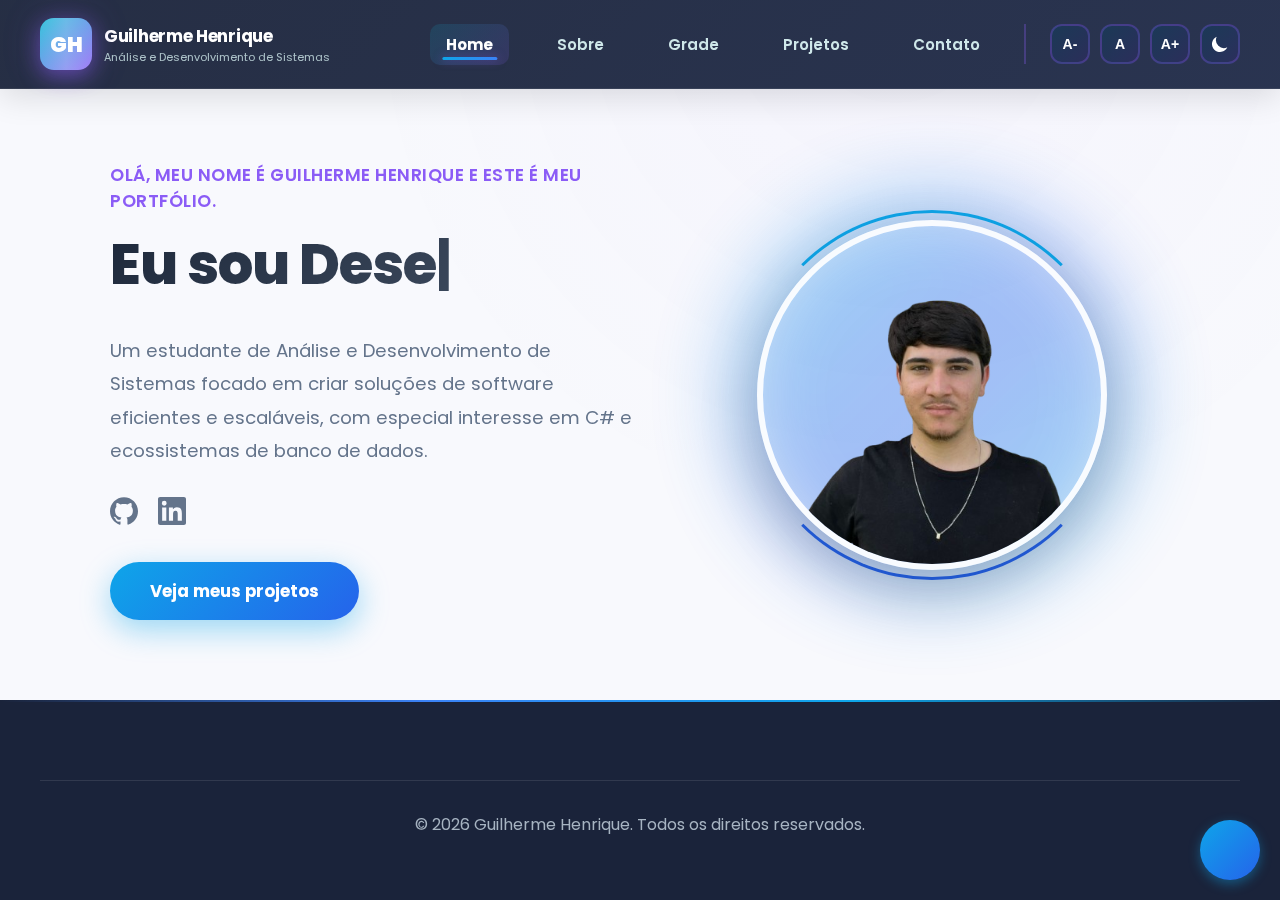
<file: index.html>
<!DOCTYPE html>
<html lang="pt-BR">
<head>
  <meta charset="UTF-8">
  <meta name="viewport" content="width=device-width, initial-scale=1.0">
  <title>Portfólio - Guilherme Henrique</title>
  
  <link rel="preconnect" href="https://fonts.googleapis.com">
  <link rel="preconnect" href="https://fonts.gstatic.com" crossorigin>
  <link href="https://fonts.googleapis.com/css2?family=Poppins:wght@400;500;700;800&display=swap" rel="stylesheet">

  <link rel="stylesheet" href="style.css">

  <style>
    /* Estilos específicos para a página Home */
    main {
      display: flex;
      align-items: center;
      justify-content: center;
      flex-grow: 1;
    }
    .hero-container {
      max-width: 1100px;
      width: 100%;
      display: flex;
      align-items: center;
      justify-content: space-between;
      gap: 40px;
      padding: 40px 20px;
    }
    .hero-text { flex-basis: 50%; max-width: 550px; }
    .hero-text .subtitle { 
        font-weight: 600; 
        color: var(--accent2); 
        margin-bottom: 15px;
        font-size: 1.1rem;
        letter-spacing: 0.5px;
        text-transform: uppercase;
    }
    .hero-text h1 { 
        font-size: clamp(2rem, 4.5vw, 3.5rem); 
        font-weight: 800; 
        line-height: 1.3; 
        margin-bottom: 25px;
        letter-spacing: -1px;
        background: linear-gradient(135deg, #1e293b 0%, #475569 100%);
        -webkit-background-clip: text;
        -webkit-text-fill-color: transparent;
        background-clip: text;
        word-wrap: break-word;
        overflow-wrap: break-word;
        min-height: 80px;
    }
    .typing-cursor { 
        color: var(--accent-hover); 
        font-weight: bold; 
        animation: blink 1s step-end infinite; 
    }
    @keyframes blink { 
        from, to { color: transparent; } 
        50% { color: var(--accent2); } 
    }
    
    .hero-text .description { 
        font-size: 1.15rem; 
        color: var(--text-secondary); 
        line-height: 1.8; 
        margin-bottom: 30px;
    }
    
    /* === NOVO ESTILO PARA OS ÍCONES SOCIAIS NA HOME === */
    .home-socials {
        display: flex;
        gap: 20px;
        margin-bottom: 30px;
    }
    .home-socials a {
        color: var(--text-secondary);
        transition: color 0.3s ease, transform 0.3s ease;
    }
    .home-socials a:hover {
        color: var(--accent2); /* Roxo */
        transform: scale(1.1);
    }
    .home-socials svg {
        width: 28px;
        height: 28px;
    }
    /* ================================================= */

    .cta-button {
        display: inline-block; 
        padding: 16px 40px; 
        border-radius: 50px; 
        text-decoration: none;
        font-weight: 700; 
        font-size: 1.05rem;
        color: #fff; 
        background: linear-gradient(135deg, #0ea5e9 0%, #2563eb 100%);
        box-shadow: 0 10px 30px rgba(14, 165, 233, 0.4);
        transition: all 0.4s cubic-bezier(0.4, 0, 0.2, 1);
        position: relative;
        overflow: hidden;
    }
    .cta-button::before {
        content: '';
        position: absolute;
        top: 0;
        left: -100%;
        width: 100%;
        height: 100%;
        background: linear-gradient(90deg, transparent, rgba(255, 255, 255, 0.3), transparent);
        transition: left 0.5s ease;
    }
    .cta-button:hover::before {
        left: 100%;
    }
    .cta-button:hover { 
        transform: translateY(-5px) scale(1.05); 
        box-shadow: 0 15px 40px rgba(14, 165, 233, 0.6);
    }
    
    .hero-image { 
        flex-basis: 45%;
        display: flex;
        align-items: center;
        justify-content: center;
        position: relative;
    }
    
    .profile-image-wrapper {
        position: relative;
        width: 400px;
        height: 400px;
        display: flex;
        align-items: center;
        justify-content: center;
    }
    
    .profile-glow {
        position: absolute;
        width: 100%;
        height: 100%;
        background: linear-gradient(135deg, #0ea5e9 0%, #2563eb 50%, #0ea5e9 100%);
        border-radius: 50%;
        filter: blur(40px);
        opacity: 0.4;
        animation: pulseGlow 4s ease-in-out infinite;
    }
    
    @keyframes pulseGlow {
        0%, 100% { transform: scale(0.9); opacity: 0.3; }
        50% { transform: scale(1.1); opacity: 0.5; }
    }
    
    .profile-photo {
        position: relative;
        width: 350px;
        height: 350px;
        border-radius: 50%;
        object-fit: cover;
        object-position: center;
        border: 6px solid rgba(255, 255, 255, 0.9);
        box-shadow: 0 20px 60px rgba(0, 0, 0, 0.2);
        z-index: 2;
        animation: float 6s ease-in-out infinite;
        transition: transform 0.4s ease;
    }
    
    .profile-photo:hover {
        transform: scale(1.05);
    }
    
    .profile-border {
        position: absolute;
        width: 370px;
        height: 370px;
        border-radius: 50%;
        border: 3px solid;
        border-color: #0ea5e9 transparent #2563eb transparent;
        animation: rotateBorder 8s linear infinite;
        z-index: 1;
    }
    
    @keyframes rotateBorder {
        0% { transform: rotate(0deg); }
        100% { transform: rotate(360deg); }
    }
    @keyframes float {
        0%, 100% { transform: translateY(0px); }
        50% { transform: translateY(-20px); }
    }

    /* Modo Escuro - Hero Title */
    body.dark-mode .hero-text h1 {
        background: linear-gradient(135deg, #f1f5f9 0%, #cbd5e1 100%);
        -webkit-background-clip: text;
        -webkit-text-fill-color: transparent;
        background-clip: text;
    }

    /* Responsividade */
    @media (max-width: 820px) {
        .hero-container { flex-direction: column; text-align: center; }
        .hero-image { order: -1; margin-bottom: 30px; }     
        .home-socials { justify-content: center; }
        
        .profile-image-wrapper {
            width: 300px;
            height: 300px;
        }
        
        .profile-photo {
            width: 260px;
            height: 260px;
        }
        
        .profile-border {
            width: 280px;
            height: 280px;
        }
    }
    
    @media (max-width: 480px) {
        .profile-image-wrapper {
            width: 250px;
            height: 250px;
        }
        
        .profile-photo {
            width: 220px;
            height: 220px;
        }
        
        .profile-border {
            width: 235px;
            height: 235px;
        }
    }
  </style>
</head>
<body>

  <div id="navbar-placeholder"></div>

  <main>
    <div class="hero-container fade-in-section">
        <div class="hero-text">
            <p class="subtitle">Olá, meu nome é Guilherme Henrique e este é meu portfólio.</p>
            <h1>Eu sou <span id="typing-text"></span><span class="typing-cursor">|</span></h1>
            <p class="description">
                Um estudante de Análise e Desenvolvimento de Sistemas focado em criar soluções de software eficientes e escaláveis, com especial interesse em C# e ecossistemas de banco de dados.
            </p>

            <div class="home-socials">
                <a href="https://github.com/GuilhermeOliveira0" target="_blank" rel="noopener noreferrer" title="GitHub">
                    <svg role="img" viewBox="0 0 24 24" xmlns="http://www.w3.org/2000/svg"><path fill="currentColor" d="M12 .297c-6.63 0-12 5.373-12 12 0 5.303 3.438 9.8 8.205 11.385.6.113.82-.258.82-.577 0-.285-.01-1.04-.015-2.04-3.338.724-4.042-1.61-4.042-1.61C4.422 18.07 3.633 17.7 3.633 17.7c-1.087-.744.084-.729.084-.729 1.205.084 1.838 1.236 1.838 1.236 1.07 1.835 2.809 1.305 3.495.998.108-.776.417-1.305.76-1.605-2.665-.3-5.466-1.332-5.466-5.93 0-1.31.465-2.38 1.235-3.22-.135-.303-.54-1.523.105-3.176 0 0 1.005-.322 3.3 1.23.96-.267 1.98-.399 3-.405 1.02.006 2.04.138 3 .405 2.28-1.552 3.285-1.23 3.285-1.23.645 1.653.24 2.873.12 3.176.765.84 1.23 1.91 1.23 3.22 0 4.61-2.805 5.625-5.475 5.92.42.36.81 1.096.81 2.22 0 1.606-.015 2.896-.015 3.286 0 .315.21.69.825.57C20.565 22.092 24 17.592 24 12.297c0-6.627-5.373-12-12-12"/></svg>
                </a>
                <a href="https://www.linkedin.com/in/guilherme--henrique" target="_blank" rel="noopener noreferrer" title="LinkedIn">
                    <svg role="img" viewBox="0 0 24 24" xmlns="http://www.w3.org/2000/svg"><path fill="currentColor" d="M20.447 20.452h-3.554v-5.569c0-1.328-.027-3.037-1.852-3.037-1.853 0-2.136 1.445-2.136 2.939v5.667H9.351V9h3.414v1.561h.046c.477-.9 1.637-1.85 3.37-1.85 3.601 0 4.267 2.37 4.267 5.455v6.286zM5.337 7.433a2.062 2.062 0 0 1-2.063-2.065 2.064 2.064 0 1 1 2.063 2.065zm1.782 13.019H3.555V9h3.564v11.452zM22.225 0H1.771C.792 0 0 .774 0 1.729v20.542C0 23.227.792 24 1.771 24h20.451C23.2 24 24 23.227 24 22.271V1.729C24 .774 23.2 0 22.225 0z"/></svg>
                </a>
            </div>
            <a href="projetos.html" class="cta-button">Veja meus projetos</a>
        </div>

        <div class="hero-image">
            <div class="profile-image-wrapper">
                <div class="profile-glow"></div>
                <img src="img/perfil.jpg" alt="Foto de perfil de Guilherme Henrique - Estudante de Análise e Desenvolvimento de Sistemas" class="profile-photo">
                <div class="profile-border"></div>
            </div>
        </div>
    </div>
  </main>
  
  <footer>
    <div class="footer-content">
      <div class="footer-bottom">
        <p>© <span id="year"></span> Guilherme Henrique. Todos os direitos reservados.</p>
      </div>
    </div>
  </footer>

  <script src="main.js"></script>

  <script>
    document.addEventListener('DOMContentLoaded', () => {
      const typingText = document.getElementById('typing-text');
      const words = ["Desenvolvedor de Software.", "Estudante de ADS.", "Entusiasta em C#."];
      let wordIndex = 0;
      let charIndex = 0;
      let isDeleting = false;

      function type() {
        const currentWord = words[wordIndex];
        let displayText = '';

        if (isDeleting) {
          displayText = currentWord.substring(0, charIndex - 1);
          charIndex--;
        } else {
          displayText = currentWord.substring(0, charIndex + 1);
          charIndex++;
        }

        typingText.textContent = displayText;

        let typeSpeed = isDeleting ? 100 : 200;

        if (!isDeleting && charIndex === currentWord.length) {
          typeSpeed = 2000;
          isDeleting = true;
        } else if (isDeleting && charIndex === 0) {
          isDeleting = false;
          wordIndex = (wordIndex + 1) % words.length;
          typeSpeed = 500;
        }

        setTimeout(type, typeSpeed);
      }
      
      type();
      
      const yearSpan = document.getElementById('year');
      if (yearSpan) {
        yearSpan.textContent = new Date().getFullYear();
      }
    });
    
  </script>
  <div vw class="enabled">
  <div vw-access-button class="active"></div>
  <div vw-plugin-wrapper>
    <div class="vw-plugin-top-wrapper"></div>
  </div>
</div>
<script src="https://vlibras.gov.br/app/vlibras-plugin.js"></script>
<script>
  new window.VLibras.Widget('https://vlibras.gov.br/app');
</script>
</body>
</html>
</file>
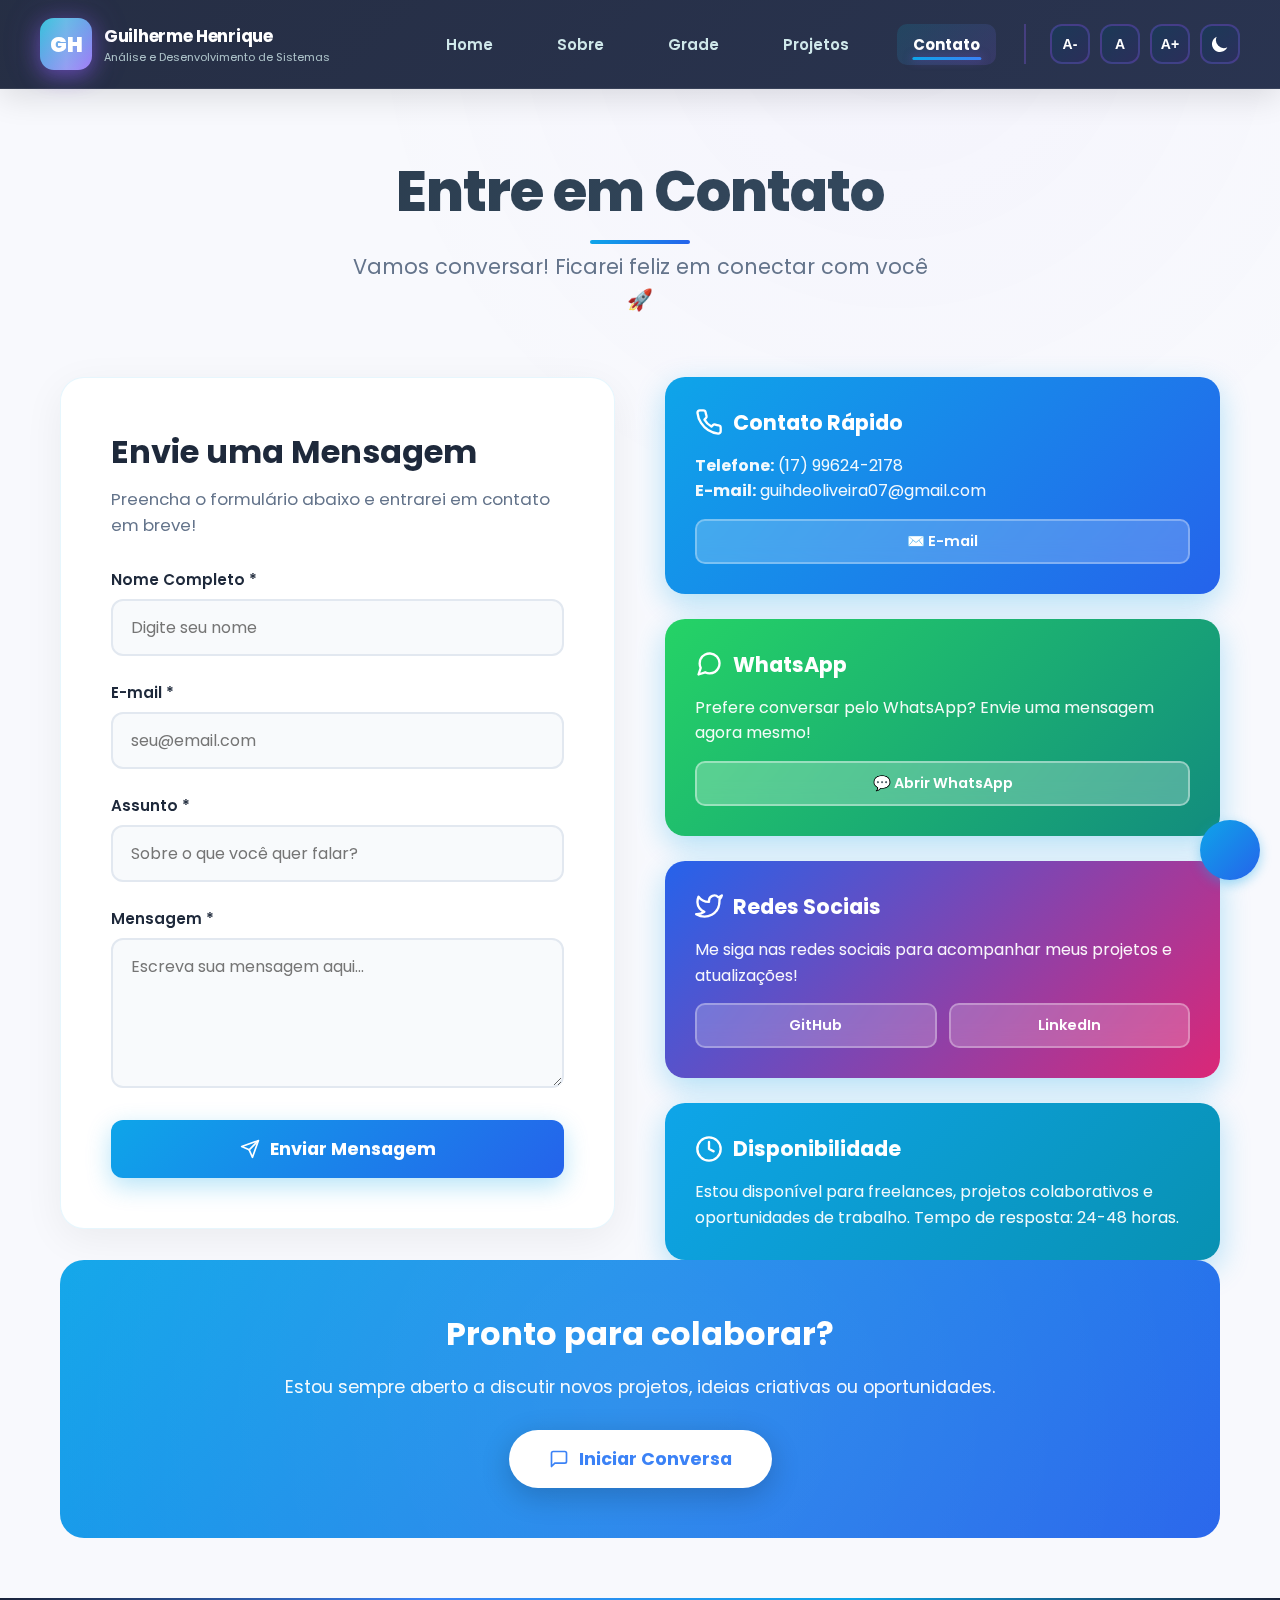
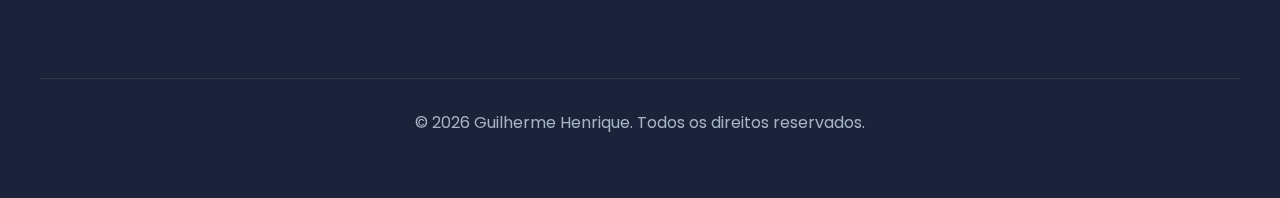
<file: contato.html>
<!DOCTYPE html>
<html lang="pt-BR">
<head>
  <meta charset="UTF-8">
  <meta name="viewport" content="width=devi    .contact-card:hover {
      transform: translateY(-8px);
      box-shadow: 0 20px 40px rgba(59, 130, 246, 0.15);
    }idth, initial-scale=1.0">
  <title>Contato - Guilherme Henrique</title>
  
  <link rel="preconnect" href="https://fonts.googleapis.com">
  <link rel="preconnect" href="https://fonts.gstatic.com" crossorigin>
  <link href="https://fonts.googleapis.com/css2?family=Poppins:wght@400;500;700;800&display=swap" rel="stylesheet">

  <link rel="stylesheet" href="style.css">
  
  <style>
    main {
      display: flex;
      align-items: center;
      justify-content: center;
      flex-grow: 1;
      padding: 40px 20px;
    }

    .contact-wrapper {
      max-width: 1200px;
      width: 100%;
    }

    .contact-header {
      text-align: center;
      margin-bottom: 60px;
    }

    .contact-header h1 {
      font-size: 3.5rem;
      font-weight: 800;
      background: linear-gradient(135deg, #2c3e50 0%, #34495e 100%);
      -webkit-background-clip: text;
      -webkit-text-fill-color: transparent;
      background-clip: text;
      margin-bottom: 16px;
      animation: fadeInDown 0.6s ease-out;
      position: relative;
      display: inline-block;
    }

    .contact-header h1::after {
      content: '';
      position: absolute;
      bottom: -10px;
      left: 50%;
      transform: translateX(-50%);
      width: 100px;
      height: 4px;
      background: linear-gradient(90deg, #0ea5e9, #2563eb);
      border-radius: 2px;
    }

    .contact-header .subtitle {
      font-size: 1.3rem;
      color: var(--text-secondary);
      animation: fadeInUp 0.6s ease-out 0.2s both;
      max-width: 600px;
      margin: 0 auto;
      line-height: 1.6;
    }

    .contact-grid {
      display: grid;
      grid-template-columns: repeat(auto-fit, minmax(320px, 1fr));
      gap: 35px;
      margin-bottom: 60px;
    }

    .contact-content {
      display: grid;
      grid-template-columns: 1fr 1fr;
      gap: 50px;
      align-items: start;
    }

    @media (max-width: 968px) {
      .contact-content {
        grid-template-columns: 1fr;
      }
    }

    .contact-card {
      background: #fff;
      padding: 40px;
      border-radius: 24px;
      box-shadow: 0 10px 40px rgba(0, 0, 0, 0.06);
      transition: all 0.4s cubic-bezier(0.4, 0, 0.2, 1);
      position: relative;
      overflow: hidden;
      animation: fadeInUp 0.6s ease-out both;
      border: 1px solid rgba(14, 165, 233, 0.1);
    }

    .contact-card:nth-child(1) { animation-delay: 0.1s; }
    .contact-card:nth-child(2) { animation-delay: 0.2s; }
    .contact-card:nth-child(3) { animation-delay: 0.3s; }

    .contact-card::before {
      content: '';
      position: absolute;
      top: 0;
      left: 0;
      width: 100%;
      height: 4px;
      background: linear-gradient(90deg, #0ea5e9, #2563eb);
      transform: scaleX(0);
      transform-origin: left;
      transition: transform 0.4s ease;
    }

    .contact-card:hover {
      transform: translateY(-8px);
      box-shadow: 0 20px 40px rgba(14, 165, 233, 0.15);
    }

    .contact-card:hover::before {
      transform: scaleX(1);
    }

    .card-icon {
      width: 60px;
      height: 60px;
      border-radius: 16px;
      display: flex;
      align-items: center;
      justify-content: center;
      margin-bottom: 20px;
      position: relative;
      transition: all 0.4s ease;
    }

    .contact-card:hover .card-icon {
      transform: scale(1.1) rotate(5deg);
    }

    .card-icon svg {
      width: 30px;
      height: 30px;
      color: #fff;
      transition: all 0.3s ease;
    }

    .contact-card:hover .card-icon svg {
      transform: scale(1.1);
    }

    .card-icon.phone-icon {
      background: linear-gradient(135deg, #0ea5e9 0%, #2563eb 100%);
      box-shadow: 0 8px 20px rgba(14, 165, 233, 0.3);
    }

    .card-icon.email-icon {
      background: linear-gradient(135deg, #2563eb 0%, #0ea5e9 100%);
      box-shadow: 0 8px 20px rgba(37, 99, 235, 0.3);
    }

    .card-icon.whatsapp-icon {
      background: linear-gradient(135deg, #25D366 0%, #128C7E 100%);
      box-shadow: 0 8px 20px rgba(37, 211, 102, 0.3);
    }

    .card-icon.social-icon {
      background: linear-gradient(135deg, #0ea5e9 0%, #2563eb 100%);
      box-shadow: 0 8px 20px rgba(14, 165, 233, 0.3);
    }

    .card-label {
      font-size: 0.85rem;
      font-weight: 600;
      text-transform: uppercase;
      letter-spacing: 1px;
      color: var(--text-secondary);
      margin-bottom: 12px;
    }

    .card-value {
      font-size: 1.1rem;
      font-weight: 600;
      color: var(--text-primary);
      margin-bottom: 16px;
      word-break: break-word;
    }

    .card-action {
      display: inline-flex;
      align-items: center;
      gap: 8px;
      padding: 10px 20px;
      background: linear-gradient(135deg, #0ea5e9 0%, #2563eb 100%);
      color: #fff;
      text-decoration: none;
      border-radius: 10px;
      font-size: 0.9rem;
      font-weight: 600;
      transition: all 0.3s ease;
      box-shadow: 0 4px 15px rgba(14, 165, 233, 0.3);
    }

    .card-action:hover {
      transform: translateX(5px);
      box-shadow: 0 6px 20px rgba(14, 165, 233, 0.4);
      background: linear-gradient(135deg, #2563eb 0%, #0ea5e9 100%);
    }

    .card-action svg {
      width: 16px;
      height: 16px;
    }

    .social-links {
      display: flex;
      gap: 15px;
      margin-top: 10px;
    }

    .social-link {
      width: 45px;
      height: 45px;
      border-radius: 12px;
      display: flex;
      align-items: center;
      justify-content: center;
      background: linear-gradient(135deg, #0ea5e9 0%, #2563eb 100%);
      color: #fff;
      text-decoration: none;
      transition: all 0.3s ease;
      box-shadow: 0 4px 15px rgba(14, 165, 233, 0.3);
    }

    .social-link:hover {
      transform: translateY(-5px) rotate(5deg);
      box-shadow: 0 8px 25px rgba(14, 165, 233, 0.4);
      background: linear-gradient(135deg, #2563eb 0%, #0ea5e9 100%);
    }

    .social-link svg {
      width: 22px;
      height: 22px;
    }

    .cta-section {
      text-align: center;
      padding: 50px;
      background: linear-gradient(135deg, #0ea5e9 0%, #2563eb 100%);
      border-radius: 24px;
      color: #fff;
      position: relative;
      overflow: hidden;
      animation: fadeInUp 0.6s ease-out 0.4s both;
    }

    .cta-section::before {
      content: '';
      position: absolute;
      top: -50%;
      right: -50%;
      width: 200%;
      height: 200%;
      background: radial-gradient(circle, rgba(255,255,255,0.1) 0%, transparent 70%);
      animation: rotate 20s linear infinite;
    }

    .cta-section h2 {
      font-size: 2rem;
      font-weight: 700;
      margin-bottom: 16px;
      position: relative;
      z-index: 1;
    }

    .cta-section p {
      font-size: 1.1rem;
      margin-bottom: 30px;
      opacity: 0.95;
      position: relative;
      z-index: 1;
    }

    .cta-button {
      display: inline-flex;
      align-items: center;
      gap: 10px;
      padding: 16px 40px;
      background: #fff;
      color: #3b82f6;
      text-decoration: none;
      border-radius: 50px;
      font-size: 1.1rem;
      font-weight: 700;
      transition: all 0.3s ease;
      box-shadow: 0 8px 30px rgba(0, 0, 0, 0.2);
      position: relative;
      z-index: 1;
    }

    .cta-button:hover {
      transform: translateY(-3px) scale(1.05);
      box-shadow: 0 12px 40px rgba(0, 0, 0, 0.3);
    }

    @keyframes fadeInDown {
      from {
        opacity: 0;
        transform: translateY(-30px);
      }
      to {
        opacity: 1;
        transform: translateY(0);
      }
    }

    @keyframes fadeInUp {
      from {
        opacity: 0;
        transform: translateY(30px);
      }
      to {
        opacity: 1;
        transform: translateY(0);
      }
    }

    @keyframes rotate {
      from { transform: rotate(0deg); }
      to { transform: rotate(360deg); }
    }

    /* Contact Form Styles */
    .contact-form-section {
      background: #fff;
      padding: 50px;
      border-radius: 24px;
      box-shadow: 0 10px 40px rgba(0, 0, 0, 0.06);
      border: 1px solid rgba(14, 165, 233, 0.1);
      animation: fadeInUp 0.6s ease-out 0.5s both;
    }

    .form-title {
      font-size: 2rem;
      font-weight: 700;
      color: var(--text-primary);
      margin-bottom: 10px;
    }

    .form-description {
      color: var(--text-secondary);
      margin-bottom: 30px;
      font-size: 1.05rem;
    }

    .form-group {
      margin-bottom: 25px;
    }

    .form-label {
      display: block;
      font-weight: 600;
      color: var(--text-primary);
      margin-bottom: 8px;
      font-size: 0.95rem;
    }

    .form-input,
    .form-textarea {
      width: 100%;
      padding: 14px 18px;
      border: 2px solid #e2e8f0;
      border-radius: 12px;
      font-size: 1rem;
      font-family: 'Poppins', sans-serif;
      transition: all 0.3s ease;
      background: #f8fafc;
    }

    .form-input:focus,
    .form-textarea:focus {
      outline: none;
      border-color: #0ea5e9;
      background: #fff;
      box-shadow: 0 0 0 4px rgba(14, 165, 233, 0.1);
    }

    .form-textarea {
      min-height: 150px;
      resize: vertical;
    }

    .form-submit {
      width: 100%;
      padding: 16px;
      background: linear-gradient(135deg, #0ea5e9 0%, #2563eb 100%);
      color: #fff;
      border: none;
      border-radius: 12px;
      font-size: 1.1rem;
      font-weight: 700;
      font-family: 'Poppins', sans-serif;
      cursor: pointer;
      transition: all 0.3s ease;
      box-shadow: 0 8px 25px rgba(14, 165, 233, 0.3);
      display: flex;
      align-items: center;
      justify-content: center;
      gap: 10px;
    }

    .form-submit:hover {
      transform: translateY(-2px);
      box-shadow: 0 12px 35px rgba(14, 165, 233, 0.4);
      background: linear-gradient(135deg, #2563eb 0%, #0ea5e9 100%);
    }

    .form-submit:active {
      transform: translateY(0);
    }

    .info-cards-section {
      display: flex;
      flex-direction: column;
      gap: 25px;
    }

    .info-card-compact {
      background: linear-gradient(135deg, #0ea5e9 0%, #2563eb 100%);
      padding: 30px;
      border-radius: 20px;
      color: #fff;
      box-shadow: 0 10px 30px rgba(14, 165, 233, 0.3);
      transition: all 0.3s ease;
    }

    .info-card-compact:hover {
      transform: translateY(-5px);
      box-shadow: 0 15px 40px rgba(14, 165, 233, 0.4);
    }

    .info-card-compact h3 {
      font-size: 1.3rem;
      margin-bottom: 15px;
      display: flex;
      align-items: center;
      gap: 10px;
    }

    .info-card-compact h3 svg {
      width: 28px;
      height: 28px;
    }

    .info-card-compact p {
      font-size: 1rem;
      opacity: 0.95;
      line-height: 1.6;
    }

    .quick-links {
      display: flex;
      gap: 12px;
      margin-top: 15px;
    }

    .quick-link-btn {
      flex: 1;
      padding: 10px 20px;
      background: rgba(255, 255, 255, 0.2);
      border: 2px solid rgba(255, 255, 255, 0.3);
      color: #fff;
      text-decoration: none;
      border-radius: 10px;
      font-size: 0.9rem;
      font-weight: 600;
      text-align: center;
      backdrop-filter: blur(10px);
      transition: all 0.3s ease;
    }

    .quick-link-btn:hover {
      background: rgba(255, 255, 255, 0.3);
      border-color: rgba(255, 255, 255, 0.5);
      transform: translateY(-2px);
    }

    /* Dark Mode */
    body.dark-mode .contact-card {
      background: #1e293b;
      box-shadow: 0 10px 30px rgba(0, 0, 0, 0.3);
      border-color: rgba(14, 165, 233, 0.2);
    }

    body.dark-mode .contact-card:hover {
      box-shadow: 0 20px 40px rgba(14, 165, 233, 0.3);
    }

    body.dark-mode .card-value {
      color: #e2e8f0;
    }

    body.dark-mode .contact-form-section {
      background: #1e293b;
      border-color: rgba(14, 165, 233, 0.2);
    }

    body.dark-mode .form-title {
      color: #e2e8f0;
    }

    body.dark-mode .form-label {
      color: #cbd5e1;
    }

    body.dark-mode .form-input,
    body.dark-mode .form-textarea {
      background: #0f172a;
      border-color: #334155;
      color: #e2e8f0;
    }

    body.dark-mode .form-input:focus,
    body.dark-mode .form-textarea:focus {
      background: #1e293b;
      border-color: #0ea5e9;
    }

    /* Responsivo */
    @media (max-width: 768px) {
      .contact-header h1 {
        font-size: 2.5rem;
      }

      .contact-grid {
        grid-template-columns: 1fr;
        gap: 25px;
      }

      .contact-form-section {
        padding: 35px 25px;
      }

      .form-title {
        font-size: 1.6rem;
      }

      .quick-links {
        flex-direction: column;
      }

      .cta-section {
        padding: 40px 30px;
      }

      .cta-section h2 {
        font-size: 1.5rem;
      }

      .cta-button {
        width: 100%;
        justify-content: center;
      }
    }
  </style>
</head>
<body>

  <div id="navbar-placeholder"></div>

  <main class="page-container">
    <div class="contact-wrapper">
      <!-- Header -->
      <div class="contact-header">
        <h1>Entre em Contato</h1>
        <p class="subtitle">Vamos conversar! Ficarei feliz em conectar com você 🚀</p>
      </div>

      <!-- Main Content: Form + Info -->
      <div class="contact-content">
        <!-- Contact Form -->
        <div class="contact-form-section">
          <h2 class="form-title">Envie uma Mensagem</h2>
          <p class="form-description">Preencha o formulário abaixo e entrarei em contato em breve!</p>
          
          <form id="contactForm">
            <div class="form-group">
              <label for="name" class="form-label">Nome Completo *</label>
              <input type="text" id="name" name="name" class="form-input" placeholder="Digite seu nome" required>
            </div>

            <div class="form-group">
              <label for="email" class="form-label">E-mail *</label>
              <input type="email" id="email" name="email" class="form-input" placeholder="seu@email.com" required>
            </div>

            <div class="form-group">
              <label for="subject" class="form-label">Assunto *</label>
              <input type="text" id="subject" name="subject" class="form-input" placeholder="Sobre o que você quer falar?" required>
            </div>

            <div class="form-group">
              <label for="message" class="form-label">Mensagem *</label>
              <textarea id="message" name="message" class="form-textarea" placeholder="Escreva sua mensagem aqui..." required></textarea>
            </div>

            <button type="submit" class="form-submit">
              <svg xmlns="http://www.w3.org/2000/svg" width="20" height="20" viewBox="0 0 24 24" fill="none" stroke="currentColor" stroke-width="2" stroke-linecap="round" stroke-linejoin="round">
                <line x1="22" y1="2" x2="11" y2="13"></line>
                <polygon points="22 2 15 22 11 13 2 9 22 2"></polygon>
              </svg>
              Enviar Mensagem
            </button>
          </form>
        </div>

        <!-- Info Cards -->
        <div class="info-cards-section">
          <!-- Quick Contact Card -->
          <div class="info-card-compact">
            <h3>
              <svg xmlns="http://www.w3.org/2000/svg" viewBox="0 0 24 24" fill="none" stroke="currentColor" stroke-width="2" stroke-linecap="round" stroke-linejoin="round">
                <path d="M22 16.92v3a2 2 0 0 1-2.18 2 19.79 19.79 0 0 1-8.63-3.07 19.5 19.5 0 0 1-6-6 19.79 19.79 0 0 1-3.07-8.67A2 2 0 0 1 4.11 2h3a2 2 0 0 1 2 1.72 12.84 12.84 0 0 0 .7 2.81 2 2 0 0 1-.45 2.11L8.09 9.91a16 16 0 0 0 6 6l1.27-1.27a2 2 0 0 1 2.11-.45 12.84 12.84 0 0 0 2.81.7A2 2 0 0 1 22 16.92z"></path>
              </svg>
              Contato Rápido
            </h3>
            <p><strong>Telefone:</strong> (17) 99624-2178</p>
            <p><strong>E-mail:</strong> guihdeoliveira07@gmail.com</p>
            <div class="quick-links">
              <a href="mailto:guihdeoliveira07@gmail.com" class="quick-link-btn">✉️ E-mail</a>
            </div>
          </div>

          <!-- WhatsApp Card -->
          <div class="info-card-compact" style="background: linear-gradient(135deg, #25D366 0%, #128C7E 100%);">
            <h3>
              <svg xmlns="http://www.w3.org/2000/svg" viewBox="0 0 24 24" fill="none" stroke="currentColor" stroke-width="2" stroke-linecap="round" stroke-linejoin="round">
                <path d="M21 11.5a8.38 8.38 0 0 1-.9 3.8 8.5 8.5 0 0 1-7.6 4.7 8.38 8.38 0 0 1-3.8-.9L3 21l1.9-5.7a8.38 8.38 0 0 1-.9-3.8 8.5 8.5 0 0 1 4.7-7.6 8.38 8.38 0 0 1 3.8-.9h.5a8.48 8.48 0 0 1 8 8v.5z"></path>
              </svg>
              WhatsApp
            </h3>
            <p>Prefere conversar pelo WhatsApp? Envie uma mensagem agora mesmo!</p>
            <div class="quick-links">
              <a href="https://wa.me/5517966242178" target="_blank" rel="noopener noreferrer" class="quick-link-btn" style="background: rgba(255, 255, 255, 0.25); border-color: rgba(255, 255, 255, 0.4);">
                💬 Abrir WhatsApp
              </a>
            </div>
          </div>

          <!-- Social Media Card -->
          <div class="info-card-compact" style="background: linear-gradient(135deg, #2563eb 0%, #db2777 100%);">
            <h3>
              <svg xmlns="http://www.w3.org/2000/svg" viewBox="0 0 24 24" fill="none" stroke="currentColor" stroke-width="2" stroke-linecap="round" stroke-linejoin="round">
                <path d="M23 3a10.9 10.9 0 0 1-3.14 1.53 4.48 4.48 0 0 0-7.86 3v1A10.66 10.66 0 0 1 3 4s-4 9 5 13a11.64 11.64 0 0 1-7 2c9 5 20 0 20-11.5a4.5 4.5 0 0 0-.08-.83A7.72 7.72 0 0 0 23 3z"></path>
              </svg>
              Redes Sociais
            </h3>
            <p>Me siga nas redes sociais para acompanhar meus projetos e atualizações!</p>
            <div class="quick-links">
              <a href="https://github.com/GuilhermeOliveira0" target="_blank" rel="noopener noreferrer" class="quick-link-btn">GitHub</a>
              <a href="https://www.linkedin.com/in/guilherme--henrique" target="_blank" rel="noopener noreferrer" class="quick-link-btn">LinkedIn</a>
            </div>
          </div>

          <!-- Availability Card -->
          <div class="info-card-compact" style="background: linear-gradient(135deg, #0ea5e9 0%, #0891b2 100%);">
            <h3>
              <svg xmlns="http://www.w3.org/2000/svg" viewBox="0 0 24 24" fill="none" stroke="currentColor" stroke-width="2" stroke-linecap="round" stroke-linejoin="round">
                <circle cx="12" cy="12" r="10"></circle>
                <polyline points="12 6 12 12 16 14"></polyline>
              </svg>
              Disponibilidade
            </h3>
            <p>Estou disponível para freelances, projetos colaborativos e oportunidades de trabalho. Tempo de resposta: 24-48 horas.</p>
          </div>
        </div>
      </div>

      <!-- CTA Section -->
      <div class="cta-section">
        <h2>Pronto para colaborar?</h2>
        <p>Estou sempre aberto a discutir novos projetos, ideias criativas ou oportunidades.</p>
        <a href="mailto:guihdeoliveira07@gmail.com" class="cta-button">
          <svg xmlns="http://www.w3.org/2000/svg" width="20" height="20" viewBox="0 0 24 24" fill="none" stroke="currentColor" stroke-width="2" stroke-linecap="round" stroke-linejoin="round">
            <path d="M21 15a2 2 0 0 1-2 2H7l-4 4V5a2 2 0 0 1 2-2h14a2 2 0 0 1 2 2z"></path>
          </svg>
          Iniciar Conversa
        </a>
      </div>
    </div>
  </main>

  <footer>
    <div class="footer-content">
        <div class="footer-bottom">
            <p>© <span id="year"></span> Guilherme Henrique. Todos os direitos reservados.</p>
        </div>
    </div>
  </footer>

  <script src="main.js"></script>

  <script>
      // Atualiza o ano no rodapé
      document.getElementById('year').textContent = new Date().getFullYear();

      // Formulário de Contato
      const contactForm = document.getElementById('contactForm');
      
      if (contactForm) {
        contactForm.addEventListener('submit', function(e) {
          e.preventDefault();
          
          const formData = {
            name: document.getElementById('name').value,
            email: document.getElementById('email').value,
            subject: document.getElementById('subject').value,
            message: document.getElementById('message').value
          };

          // Criar o corpo do e-mail
          const emailBody = `Nome: ${formData.name}%0D%0AE-mail: ${formData.email}%0D%0A%0D%0AMensagem:%0D%0A${formData.message}`;
          
          // Abrir cliente de e-mail com os dados preenchidos
          window.location.href = `mailto:guihdeoliveira07@gmail.com?subject=${encodeURIComponent(formData.subject)}&body=${emailBody}`;
          
          // Feedback visual
          const submitBtn = contactForm.querySelector('.form-submit');
          const originalText = submitBtn.innerHTML;
          submitBtn.innerHTML = '<svg xmlns="http://www.w3.org/2000/svg" width="20" height="20" viewBox="0 0 24 24" fill="none" stroke="currentColor" stroke-width="2" stroke-linecap="round" stroke-linejoin="round"><polyline points="20 6 9 17 4 12"></polyline></svg> Abrindo cliente de e-mail...';
          submitBtn.style.background = 'linear-gradient(135deg, #10b981 0%, #059669 100%)';
          
          setTimeout(() => {
            submitBtn.innerHTML = originalText;
            submitBtn.style.background = '';
          }, 3000);
        });

        // Animação nos inputs
        const inputs = contactForm.querySelectorAll('.form-input, .form-textarea');
        inputs.forEach(input => {
          input.addEventListener('focus', function() {
            this.parentElement.style.transform = 'translateY(-2px)';
          });
          
          input.addEventListener('blur', function() {
            this.parentElement.style.transform = '';
          });
        });
      }
  </script>
  <div vw class="enabled">
  <div vw-access-button class="active"></div>
  <div vw-plugin-wrapper>
    <div class="vw-plugin-top-wrapper"></div>
  </div>
</div>
<script src="https://vlibras.gov.br/app/vlibras-plugin.js"></script>
<script>
  new window.VLibras.Widget('https://vlibras.gov.br/app');
</script>

</body>
</html>
</file>
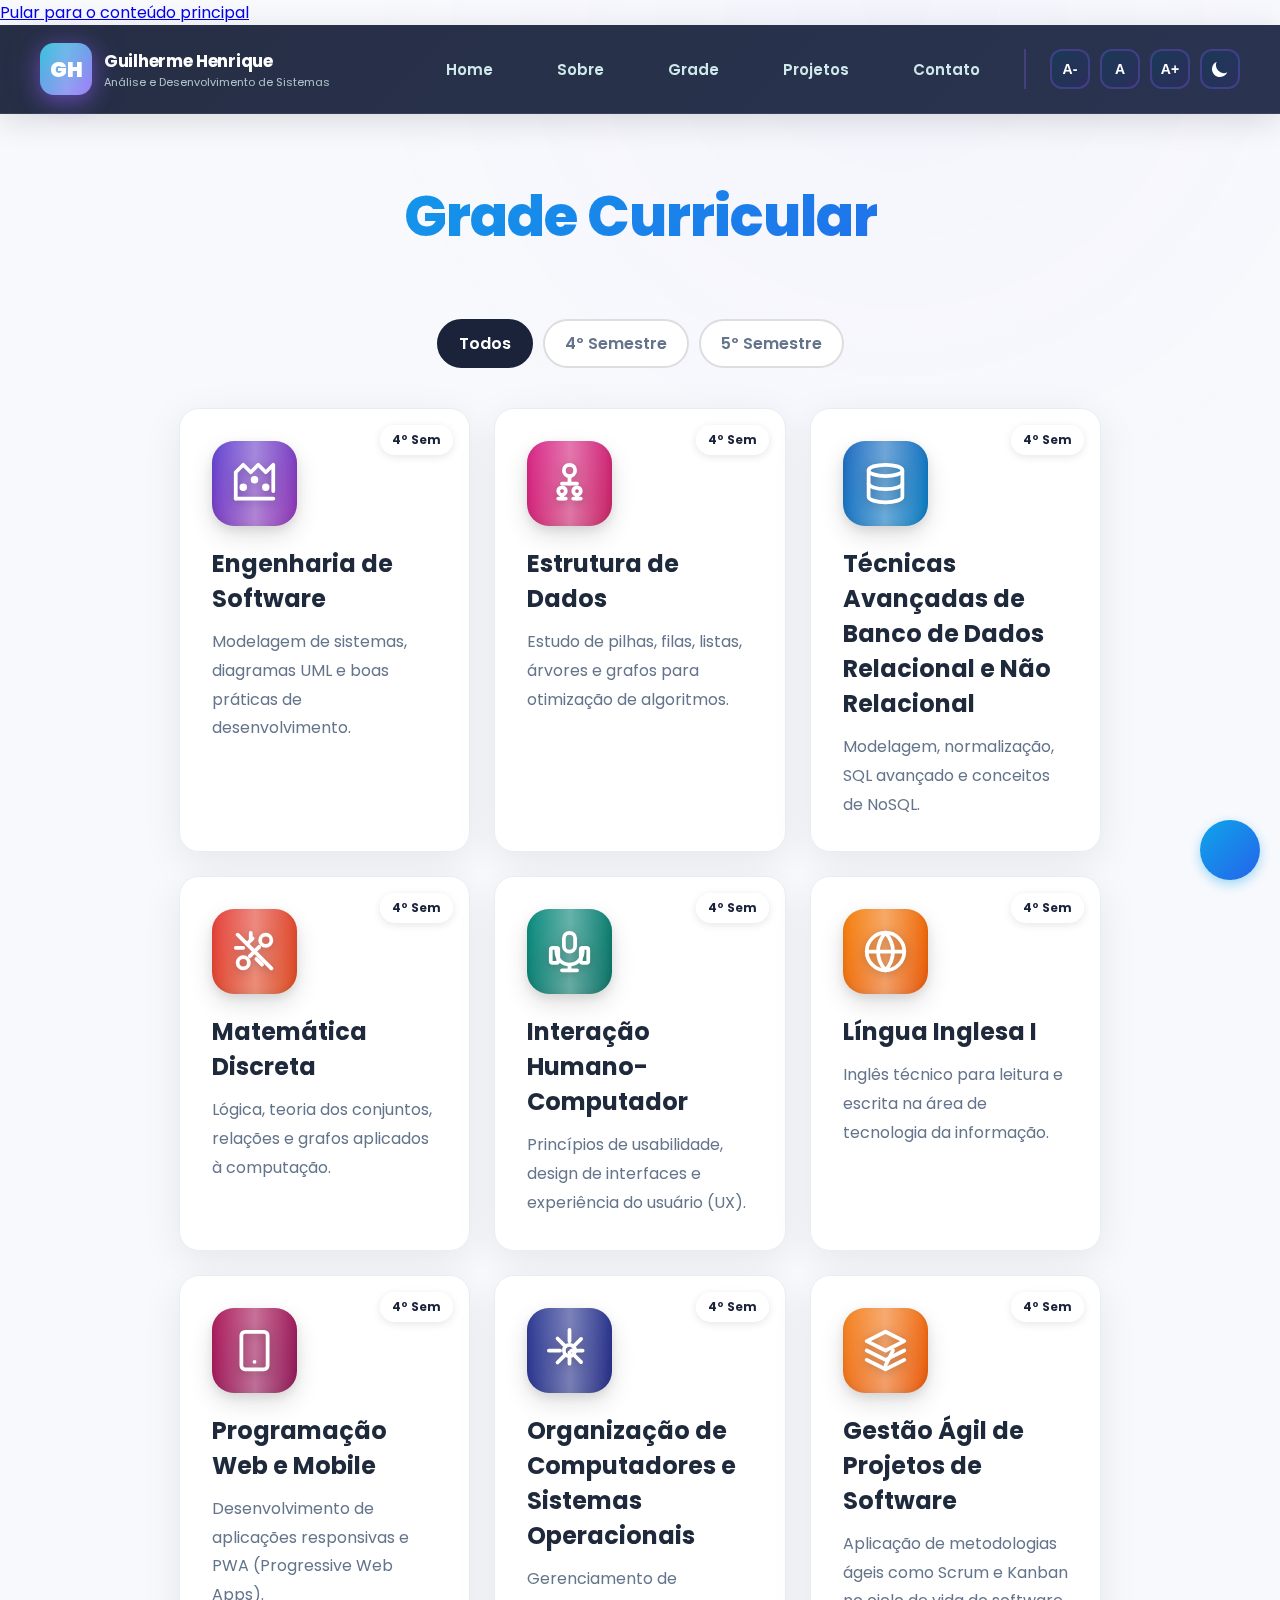
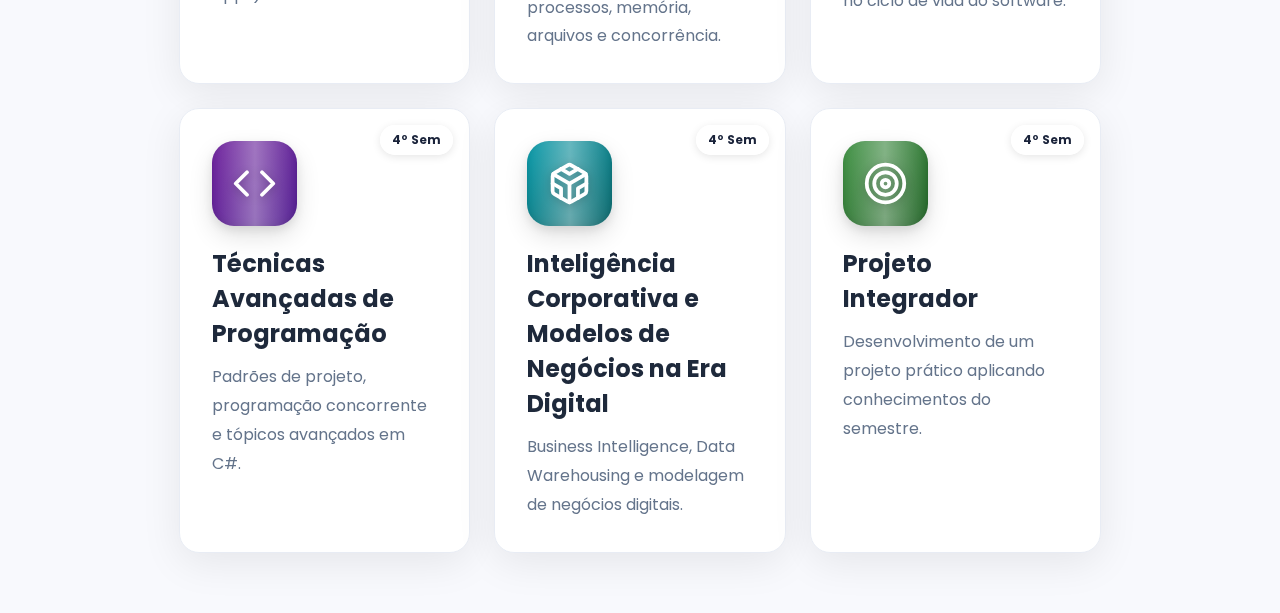
<file: disciplinas.html>
<!DOCTYPE html>
<html lang="pt-BR">
<head>
  <meta charset="UTF-8">
  <meta name="viewport" content="width=device-width, initial-scale=1.0">
  <title>Disciplinas - Guilherme Henrique</title>
  
  <link rel="preconnect" href="https://fonts.googleapis.com">
  <link rel="preconnect" href="https://fonts.gstatic.com" crossorigin>
  <link href="https://fonts.googleapis.com/css2?family=Poppins:wght@400;500;700;800&display=swap" rel="stylesheet">

  <link rel="stylesheet" href="style.css?v=12">
  
  <style>
    .filter-tabs { display: flex; justify-content: center; gap: 10px; margin-bottom: 40px; flex-wrap: wrap; }
    .filter-btn { padding: 10px 20px; font-family: var(--font-main); font-size: 1rem; font-weight: 600; border: 2px solid #ddd; background: #fff; color: var(--text-secondary); border-radius: 50px; cursor: pointer; transition: all 0.3s ease; }
    .filter-btn:hover { background: #eef2f7; border-color: #ccc; }
    .filter-btn.active { background: var(--nav-footer-bg); color: #fff; border-color: var(--nav-footer-bg); }
    .disciplinas-grid { display: grid; grid-template-columns: repeat(auto-fit, minmax(min(280px, 100%), 1fr)); gap: 24px; min-height: 100px; }
    .disciplina-card { cursor: pointer; position: relative; overflow: hidden; }
    .status-message { text-align: center; color: var(--text-secondary); font-weight: 500; padding: 20px; }
    
    /* Estilos para o ícone da disciplina */
    .disciplina-icon {
      width: 85px;
      height: 85px;
      border-radius: 22px;
      display: flex;
      align-items: center;
      justify-content: center;
      font-size: 2.5rem;
      margin-bottom: 20px;
      box-shadow: 
        0 10px 25px rgba(0, 0, 0, 0.12),
        0 4px 10px rgba(0, 0, 0, 0.08),
        inset 0 -2px 6px rgba(0, 0, 0, 0.1);
      transition: all 0.4s cubic-bezier(0.4, 0, 0.2, 1);
      position: relative;
      overflow: hidden;
      color: white;
    }
    
    .disciplina-icon svg {
      width: 45px;
      height: 45px;
      filter: drop-shadow(0 2px 4px rgba(0, 0, 0, 0.2));
      transition: all 0.4s ease;
      position: relative;
      z-index: 2;
    }
    
    .disciplina-icon::before {
      content: '';
      position: absolute;
      top: -50%;
      left: -50%;
      width: 200%;
      height: 200%;
      background: linear-gradient(
        45deg,
        transparent 30%,
        rgba(255, 255, 255, 0.4) 50%,
        transparent 70%
      );
      transform: rotate(45deg);
      transition: all 0.6s ease;
    }
    
    .disciplina-icon::after {
      content: '';
      position: absolute;
      inset: 0;
      border-radius: 22px;
      padding: 2px;
      background: linear-gradient(135deg, rgba(255,255,255,0.4), rgba(255,255,255,0));
      -webkit-mask: linear-gradient(#fff 0 0) content-box, linear-gradient(#fff 0 0);
      -webkit-mask-composite: xor;
      mask: linear-gradient(#fff 0 0) content-box, linear-gradient(#fff 0 0);
      mask-composite: exclude;
      opacity: 0;
      transition: opacity 0.4s ease;
    }
    
    .disciplina-card:hover .disciplina-icon {
      transform: translateY(-8px) scale(1.08);
      box-shadow: 
        0 20px 40px rgba(0, 0, 0, 0.18),
        0 8px 16px rgba(0, 0, 0, 0.12),
        inset 0 -2px 8px rgba(0, 0, 0, 0.15);
    }
    
    .disciplina-card:hover .disciplina-icon::after {
      opacity: 1;
    }
    
    .disciplina-card:hover .disciplina-icon svg {
      transform: scale(1.15) rotate(-5deg);
      filter: drop-shadow(0 4px 8px rgba(0, 0, 0, 0.3));
    }
    
    .disciplina-card:hover .disciplina-icon::before {
      animation: shimmer 1.2s ease-in-out;
    }
    
    @keyframes shimmer {
      0% { transform: translateX(-100%) translateY(-100%) rotate(45deg); }
      100% { transform: translateX(100%) translateY(100%) rotate(45deg); }
    }
    
    /* Efeito de brilho pulsante */
    .disciplina-icon {
      animation: subtle-glow 3s ease-in-out infinite;
    }
    
    @keyframes subtle-glow {
      0%, 100% { 
        filter: brightness(1) saturate(1);
      }
      50% { 
        filter: brightness(1.1) saturate(1.2);
      }
    }
    
    .dark-mode .disciplina-icon {
      box-shadow: 
        0 10px 30px rgba(0, 0, 0, 0.4),
        0 4px 12px rgba(0, 0, 0, 0.3),
        inset 0 -2px 6px rgba(0, 0, 0, 0.2);
    }
    
    .dark-mode .disciplina-card:hover .disciplina-icon {
      box-shadow: 
        0 20px 50px rgba(0, 0, 0, 0.5),
        0 8px 20px rgba(0, 0, 0, 0.4),
        inset 0 -2px 8px rgba(0, 0, 0, 0.25);
    }
    
    .disciplina-card h3 {
      margin-top: 0;
      margin-bottom: 12px;
    }
    
    .disciplina-badge {
      position: absolute;
      top: 16px;
      right: 16px;
      background: rgba(255, 255, 255, 0.95);
      color: var(--nav-footer-bg);
      padding: 6px 12px;
      border-radius: 20px;
      font-size: 0.75rem;
      font-weight: 700;
      box-shadow: 0 2px 8px rgba(0, 0, 0, 0.1);
      z-index: 1;
    }
    
    .dark-mode .disciplina-badge {
      background: rgba(30, 30, 30, 0.95);
      color: var(--accent1);
    }
    
    @media (max-width: 768px) {
      .disciplina-icon {
        width: 60px;
        height: 60px;
        font-size: 2rem;
        margin-bottom: 16px;
      }
    }
    
    .modal-overlay { position: fixed; top: 0; left: 0; width: 100%; height: 100%; background: rgba(11, 20, 48, 0.7); display: flex; align-items: center; justify-content: center; opacity: 0; visibility: hidden; transition: opacity 0.3s ease, visibility 0.3s ease; z-index: 1000; backdrop-filter: blur(4px); }
    .modal-overlay.active { opacity: 1; visibility: visible; }
    .modal-content { background: var(--card-bg, #fff); padding: 30px; border-radius: 16px; max-width: 600px; width: 95%; max-height: 90vh; overflow-y: auto; position: relative; transform: scale(0.9); transition: transform 0.3s ease; }
    .modal-overlay.active .modal-content { transform: scale(1); }
    .modal-close { position: absolute; top: 15px; right: 15px; background: #f0f0f0; border: none; border-radius: 50%; width: 36px; height: 36px; font-size: 1.4rem; cursor: pointer; display: flex; align-items: center; justify-content: center; transition: background 0.3s ease; }
    .modal-close:hover { background: #e2e8f0; }
    .dark-mode .modal-close { background: #1e293b; color: #e2e8f0; }
    .dark-mode .modal-close:hover { background: #334155; }
    .modal-content h2 { font-size: clamp(1.4rem, 4vw, 1.8rem); margin-bottom: 15px; }
    #modal-resumo { font-size: 1rem; color: var(--text-secondary); line-height: 1.7; margin-bottom: 20px; border-left: 3px solid var(--accent1); padding-left: 15px; }
    
    .modal-content .professor { font-weight: 500; color: var(--text-secondary); margin-bottom: 20px; }
    .modal-content .professor span { font-weight: 700; color: var(--text-primary); }
    .modal-content h4 { font-size: 1.1rem; margin-top: 20px; margin-bottom: 10px; }
    .modal-content ul { list-style-position: inside; padding-left: 0; }
    .modal-content li { margin-bottom: 8px; color: var(--text-secondary); }
    .project-link { display: none; margin-top: 10px; background: #2F3C9E; color: #fff; padding: 10px 18px; text-decoration: none; border-radius: 8px; font-weight: 600; }

    @media (max-width: 480px) {
      .modal-content { padding: 24px 18px; }
      .filter-btn { padding: 8px 14px; font-size: 0.9rem; }
    }
  </style>
</head>
<body>

  <a href="#main-content" class="skip-link">Pular para o conteúdo principal</a>

  <div id="navbar-placeholder"></div>

  <main id="main-content" class="page-container fade-in-section">
    <h1>Grade Curricular</h1>

    <div class="filter-tabs">
      <button class="filter-btn active" data-semestre="todos">Todos</button>
      <button class="filter-btn" data-semestre="4">4º Semestre</button>
      <button class="filter-btn" data-semestre="5">5º Semestre</button>
    </div>
    
    <div class="disciplinas-grid grid-container" id="disciplinas-grid">
      <p class="status-message">Carregando disciplinas...</p>
    </div>
  </main>

  <div class="modal-overlay" id="disciplina-modal">
    <div class="modal-content">
      <button class="modal-close" aria-label="Fechar">&times;</button>
      <h2 id="modal-title"></h2>
      
      <p id="modal-resumo"></p>

      <p class="professor">Professor: <span id="modal-professor"></span></p>
      
      <h4>Conteúdo Trabalhado</h4>
      <ul id="modal-conteudo"></ul>
      
      <div id="modal-projeto-container">
        <h4>Projeto Relacionado</h4>
        <p id="modal-projeto-titulo"></p>
        <a href="#" class="project-link" id="modal-projeto-link" target="_blank" rel="noopener noreferrer">Ver no GitHub</a>
      </div>
    </div>
  </div>

  <div id="footer-placeholder"></div>

  <script src="main.js?v=12"></script>
  
  <script>
    document.addEventListener('DOMContentLoaded', () => {
        const disciplinasGrid = document.getElementById('disciplinas-grid');
        const modal = document.getElementById('disciplina-modal');
        const modalTitle = document.getElementById('modal-title');
        const modalResumo = document.getElementById('modal-resumo');
        const modalProfessor = document.getElementById('modal-professor');
        const modalConteudo = document.getElementById('modal-conteudo');
        const modalProjetoContainer = document.getElementById('modal-projeto-container');
        const modalProjetoTitulo = document.getElementById('modal-projeto-titulo');
        const modalProjetoLink = document.getElementById('modal-projeto-link');
        const filterBtns = document.querySelectorAll('.filter-btn');
        let allDisciplinas = [];

        function renderGrid(disciplinas) {
            disciplinasGrid.innerHTML = '';
            if (disciplinas.length === 0) {
                disciplinasGrid.innerHTML = `<p class="status-message">Nenhuma disciplina encontrada para este semestre.</p>`;
                return;
            }
            disciplinas.forEach(disciplina => {
                const card = document.createElement('div');
                card.className = 'disciplina-card card';
                card.dataset.id = disciplina.id;
                
                const iconBg = disciplina.iconBg || 'linear-gradient(135deg, #0ea5e9 0%, #2563eb 100%)';
                const icon = disciplina.icon || '📚';
                
                card.innerHTML = `
                    <div class="disciplina-badge">${disciplina.semestre}º Sem</div>
                    <div class="disciplina-icon" style="background: ${iconBg};">
                        ${icon}
                    </div>
                    <h3>${disciplina.titulo}</h3>
                    <p>${disciplina.descricao}</p>
                `;
                disciplinasGrid.appendChild(card);
            });
        }

        // FUNÇÃO showModal CORRIGIDA
        function showModal(disciplina) {
            modalTitle.textContent = disciplina.titulo;
            modalProfessor.textContent = disciplina.professor;
            
            if (disciplina.resumo) {
                modalResumo.textContent = disciplina.resumo;
                modalResumo.style.display = 'block';
            } else {
                modalResumo.style.display = 'none';
            }

            modalConteudo.innerHTML = '';
            disciplina.conteudo.forEach(item => {
                const li = document.createElement('li');
                li.textContent = item;
                modalConteudo.appendChild(li);
            });

            // LÓGICA DO PROJETO CORRIGIDA
            if (disciplina.projeto && disciplina.projeto.link) {
                modalProjetoContainer.style.display = 'block'; // Mostra a seção inteira
                modalProjetoTitulo.textContent = disciplina.projeto.titulo; // Define o texto do parágrafo
                modalProjetoLink.href = disciplina.projeto.link; // Define o link do botão
                modalProjetoLink.style.display = 'inline-block'; // Mostra o botão
            } else {
                modalProjetoContainer.style.display = 'none'; // Esconde a seção inteira
            }
            
            modal.classList.add('active');
        }

        function hideModal() {
            modal.classList.remove('active');
        }

        fetch('disciplinas.json')
            .then(response => {
                if (!response.ok) throw new Error(`HTTP error! status: ${response.status}`);
                return response.json();
            })
            .then(data => {
                allDisciplinas = data;
                renderGrid(allDisciplinas);
            })
            .catch(error => {
                console.error('Erro ao carregar disciplinas.json:', error);
                disciplinasGrid.innerHTML = `<p class="status-message"><b>Erro ao carregar as disciplinas.</b><br>Verifique o arquivo 'disciplinas.json'.</p>`;
            });
        
        filterBtns.forEach(btn => {
            btn.addEventListener('click', () => {
                filterBtns.forEach(b => b.classList.remove('active'));
                btn.classList.add('active');
                const semestre = btn.dataset.semestre;
                const filtered = semestre === 'todos' ? allDisciplinas : allDisciplinas.filter(d => d.semestre == semestre);
                renderGrid(filtered);
            });
        });

        disciplinasGrid.addEventListener('click', (event) => {
            const card = event.target.closest('.disciplina-card');
            if (card) {
                const disciplinaId = card.dataset.id;
                const disciplinaData = allDisciplinas.find(d => d.id === disciplinaId);
                if (disciplinaData) showModal(disciplinaData);
            }
        });

        modal.querySelector('.modal-close').addEventListener('click', hideModal);
        modal.addEventListener('click', (event) => {
            if (event.target === modal) hideModal();
        });

    });
  </script>
<div vw class="enabled">
  <div vw-access-button class="active"></div>
  <div vw-plugin-wrapper>
    <div class="vw-plugin-top-wrapper"></div>
  </div>
</div>
<script src="https://vlibras.gov.br/app/vlibras-plugin.js"></script>
<script>
  new window.VLibras.Widget('https://vlibras.gov.br/app');
</script>
</body>
</html>
</file>
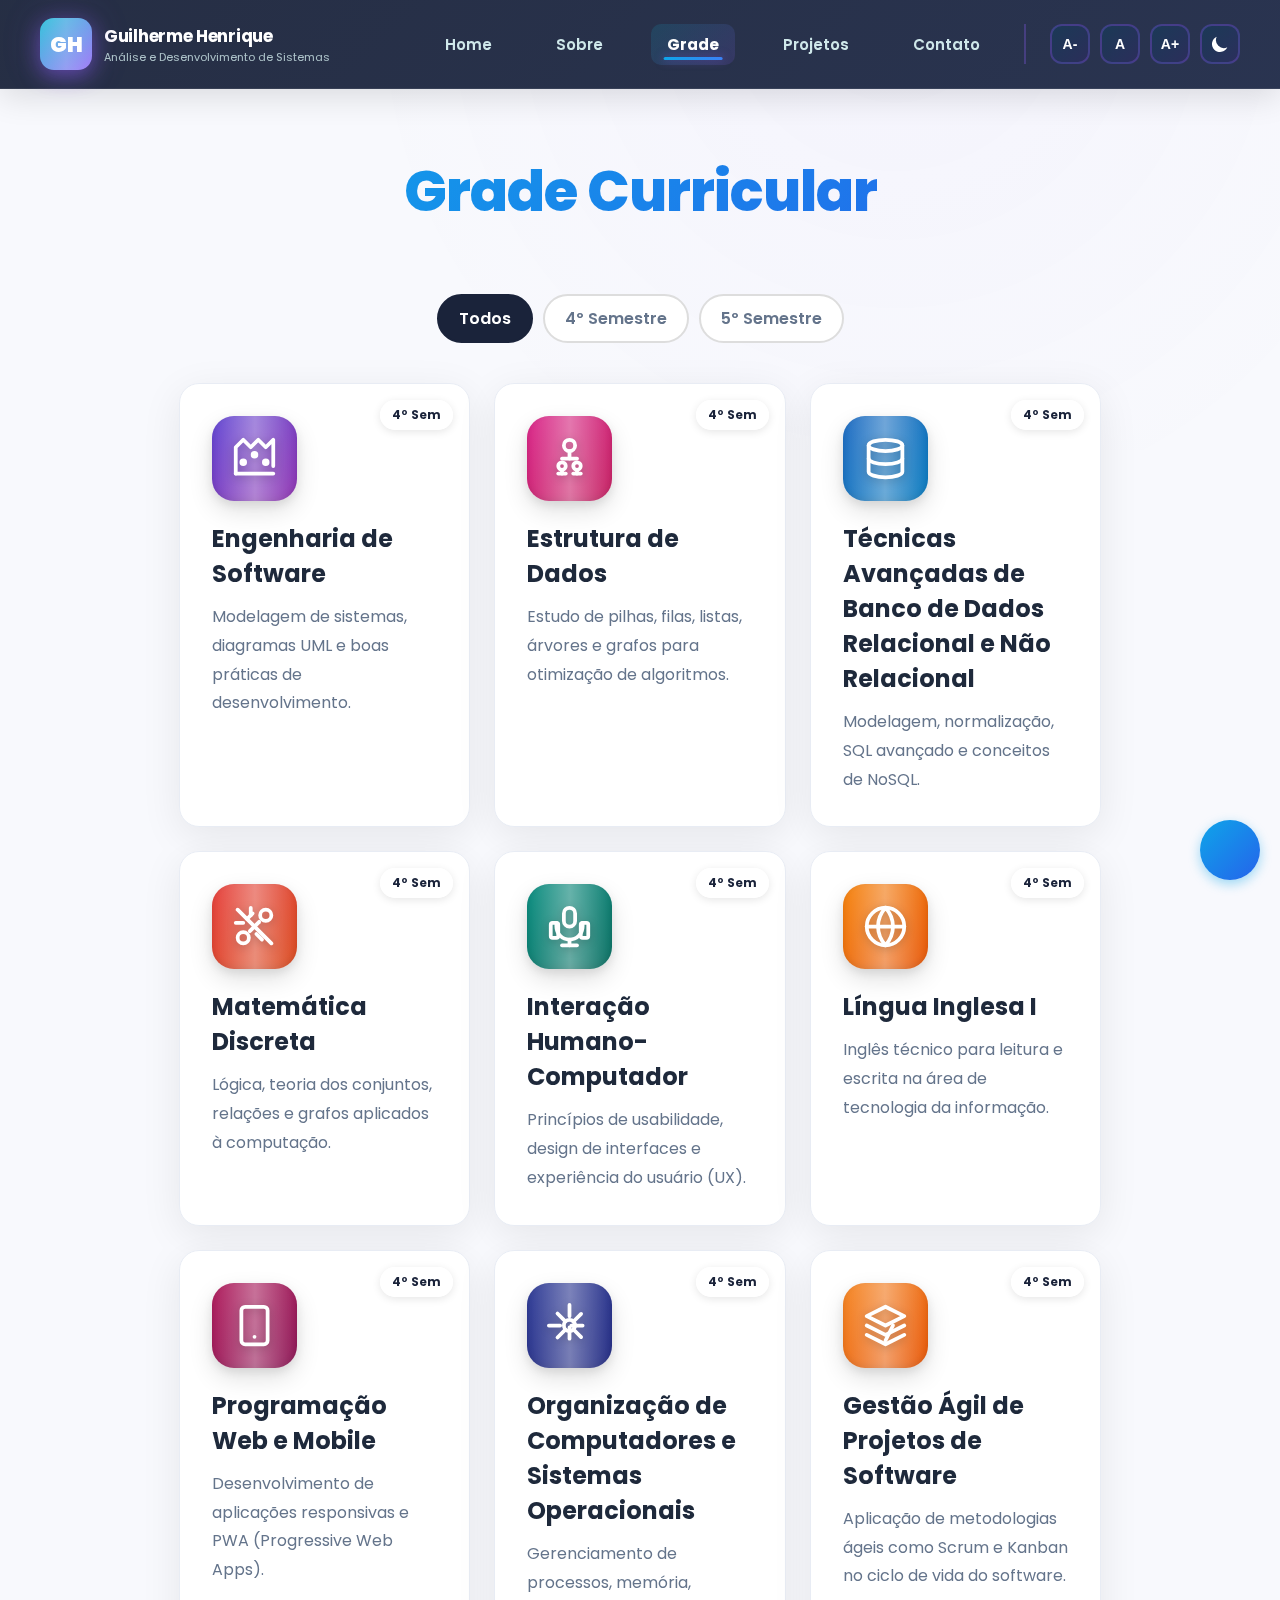
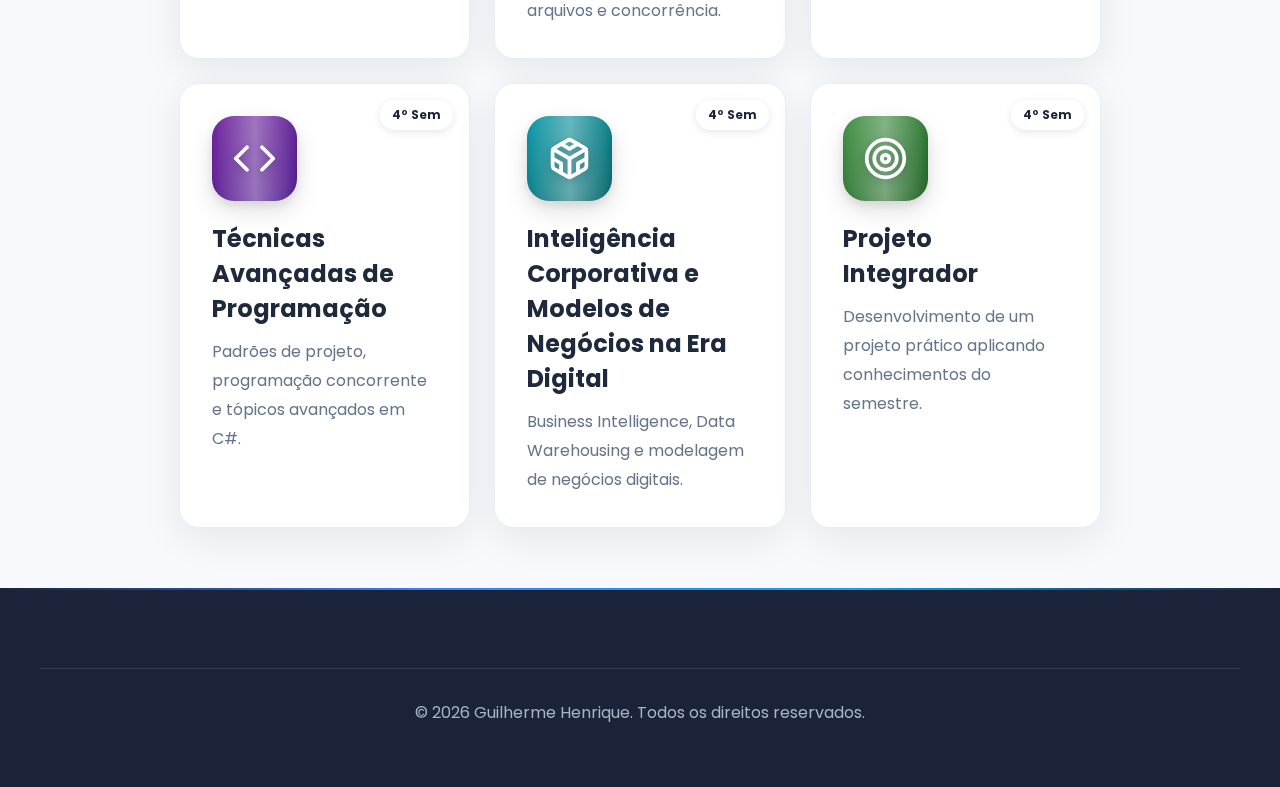
<file: grade.html>
<!DOCTYPE html>
<html lang="pt-BR">
<head>
  <meta charset="UTF-8">
  <meta name="viewport" content="width=device-width, initial-scale=1.0">
  <title>Grade Curricular - Guilherme Henrique</title>
  
  <link rel="preconnect" href="https://fonts.googleapis.com">
  <link rel="preconnect" href="https://fonts.gstatic.com" crossorigin>
  <link href="https://fonts.googleapis.com/css2?family=Poppins:wght@400;500;700;800&display=swap" rel="stylesheet">

  <link rel="stylesheet" href="style.css">
  
  <style>
    .filter-tabs { display: flex; justify-content: center; gap: 10px; margin-bottom: 40px; flex-wrap: wrap; }
    .filter-btn { padding: 10px 20px; font-family: var(--font-main); font-size: 1rem; font-weight: 600; border: 2px solid #ddd; background: #fff; color: var(--text-secondary); border-radius: 50px; cursor: pointer; transition: all 0.3s ease; }
    .filter-btn:hover { background: #eef2f7; border-color: #ccc; }
    .filter-btn.active { background: var(--nav-footer-bg); color: #fff; border-color: var(--nav-footer-bg); }
    .disciplinas-grid { display: grid; grid-template-columns: repeat(auto-fit, minmax(280px, 1fr)); gap: 24px; min-height: 100px; }
    .disciplina-card { cursor: pointer; position: relative; overflow: hidden; }
    .status-message { text-align: center; color: var(--text-secondary); font-weight: 500; padding: 20px; }
    
    /* Estilos para o ícone da disciplina */
    .disciplina-icon {
      width: 85px;
      height: 85px;
      border-radius: 22px;
      display: flex;
      align-items: center;
      justify-content: center;
      font-size: 2.5rem;
      margin-bottom: 20px;
      box-shadow: 
        0 10px 25px rgba(0, 0, 0, 0.12),
        0 4px 10px rgba(0, 0, 0, 0.08),
        inset 0 -2px 6px rgba(0, 0, 0, 0.1);
      transition: all 0.4s cubic-bezier(0.4, 0, 0.2, 1);
      position: relative;
      overflow: hidden;
      color: white;
    }
    
    .disciplina-icon svg {
      width: 45px;
      height: 45px;
      filter: drop-shadow(0 2px 4px rgba(0, 0, 0, 0.2));
      transition: all 0.4s ease;
      position: relative;
      z-index: 2;
    }
    
    .disciplina-icon::before {
      content: '';
      position: absolute;
      top: -50%;
      left: -50%;
      width: 200%;
      height: 200%;
      background: linear-gradient(
        45deg,
        transparent 30%,
        rgba(255, 255, 255, 0.4) 50%,
        transparent 70%
      );
      transform: rotate(45deg);
      transition: all 0.6s ease;
    }
    
    .disciplina-icon::after {
      content: '';
      position: absolute;
      inset: 0;
      border-radius: 22px;
      padding: 2px;
      background: linear-gradient(135deg, rgba(255,255,255,0.4), rgba(255,255,255,0));
      -webkit-mask: linear-gradient(#fff 0 0) content-box, linear-gradient(#fff 0 0);
      -webkit-mask-composite: xor;
      mask: linear-gradient(#fff 0 0) content-box, linear-gradient(#fff 0 0);
      mask-composite: exclude;
      opacity: 0;
      transition: opacity 0.4s ease;
    }
    
    .disciplina-card:hover .disciplina-icon {
      transform: translateY(-8px) scale(1.08);
      box-shadow: 
        0 20px 40px rgba(0, 0, 0, 0.18),
        0 8px 16px rgba(0, 0, 0, 0.12),
        inset 0 -2px 8px rgba(0, 0, 0, 0.15);
    }
    
    .disciplina-card:hover .disciplina-icon::after {
      opacity: 1;
    }
    
    .disciplina-card:hover .disciplina-icon svg {
      transform: scale(1.15) rotate(-5deg);
      filter: drop-shadow(0 4px 8px rgba(0, 0, 0, 0.3));
    }
    
    .disciplina-card:hover .disciplina-icon::before {
      animation: shimmer 1.2s ease-in-out;
    }
    
    @keyframes shimmer {
      0% { transform: translateX(-100%) translateY(-100%) rotate(45deg); }
      100% { transform: translateX(100%) translateY(100%) rotate(45deg); }
    }
    
    /* Efeito de brilho pulsante */
    .disciplina-icon {
      animation: subtle-glow 3s ease-in-out infinite;
    }
    
    @keyframes subtle-glow {
      0%, 100% { 
        filter: brightness(1) saturate(1);
      }
      50% { 
        filter: brightness(1.1) saturate(1.2);
      }
    }
    
    .dark-mode .disciplina-icon {
      box-shadow: 
        0 10px 30px rgba(0, 0, 0, 0.4),
        0 4px 12px rgba(0, 0, 0, 0.3),
        inset 0 -2px 6px rgba(0, 0, 0, 0.2);
    }
    
    .dark-mode .disciplina-card:hover .disciplina-icon {
      box-shadow: 
        0 20px 50px rgba(0, 0, 0, 0.5),
        0 8px 20px rgba(0, 0, 0, 0.4),
        inset 0 -2px 8px rgba(0, 0, 0, 0.25);
    }
    
    .disciplina-card h3 {
      margin-top: 0;
      margin-bottom: 12px;
    }
    
    .disciplina-badge {
      position: absolute;
      top: 16px;
      right: 16px;
      background: rgba(255, 255, 255, 0.95);
      color: var(--nav-footer-bg);
      padding: 6px 12px;
      border-radius: 20px;
      font-size: 0.75rem;
      font-weight: 700;
      box-shadow: 0 2px 8px rgba(0, 0, 0, 0.1);
      z-index: 1;
    }
    
    .dark-mode .disciplina-badge {
      background: rgba(30, 30, 30, 0.95);
      color: var(--accent1);
    }
    
    @media (max-width: 768px) {
      .disciplina-icon {
        width: 60px;
        height: 60px;
        font-size: 2rem;
        margin-bottom: 16px;
      }
    }
    
    .modal-overlay { position: fixed; top: 0; left: 0; width: 100%; height: 100%; background: rgba(11, 20, 48, 0.7); display: flex; align-items: center; justify-content: center; opacity: 0; visibility: hidden; transition: opacity 0.3s ease, visibility 0.3s ease; z-index: 1000; }
    .modal-overlay.active { opacity: 1; visibility: visible; }
    .modal-content { background: #fff; padding: 30px; border-radius: 16px; max-width: 600px; width: 90%; max-height: 80vh; overflow-y: auto; position: relative; transform: scale(0.9); transition: transform 0.3s ease; }
    .modal-overlay.active .modal-content { transform: scale(1); }
    .modal-close { position: absolute; top: 15px; right: 15px; background: #f0f0f0; border: none; border-radius: 50%; width: 30px; height: 30px; font-size: 1.2rem; cursor: pointer; display: flex; align-items: center; justify-content: center; }
    .modal-content h2 { font-size: 1.8rem; margin-bottom: 15px; }
    #modal-resumo { font-size: 1rem; color: var(--text-secondary); line-height: 1.7; margin-bottom: 20px; border-left: 3px solid var(--accent1); padding-left: 15px; }
    
    .modal-content .professor { font-weight: 500; color: var(--text-secondary); margin-bottom: 20px; }
    .modal-content .professor span { font-weight: 700; color: var(--text-primary); }
    .modal-content h4 { font-size: 1.1rem; margin-top: 20px; margin-bottom: 10px; }
    .modal-content ul { list-style-position: inside; padding-left: 0; }
    .modal-content li { margin-bottom: 8px; color: var(--text-secondary); }
    .project-link { display: none; margin-top: 10px; background: #2F3C9E; color: #fff; padding: 10px 18px; text-decoration: none; border-radius: 8px; font-weight: 600; }
  </style>
</head>
<body>

  <div id="navbar-placeholder"></div>

  <main class="page-container fade-in-section">
    <h1>Grade Curricular</h1>

    <div class="filter-tabs">
      <button class="filter-btn active" data-semestre="todos">Todos</button>
      <button class="filter-btn" data-semestre="4">4º Semestre</button>
      <button class="filter-btn" data-semestre="5">5º Semestre</button>
    </div>
    
    <div class="disciplinas-grid grid-container" id="disciplinas-grid">
      <p class="status-message">Carregando disciplinas...</p>
    </div>
  </main>

  <div class="modal-overlay" id="disciplina-modal">
    <div class="modal-content">
      <button class="modal-close" aria-label="Fechar">&times;</button>
      <h2 id="modal-title"></h2>
      
      <p id="modal-resumo"></p>

      <p class="professor">Professor: <span id="modal-professor"></span></p>
      
      <h4>Conteúdo Trabalhado</h4>
      <ul id="modal-conteudo"></ul>
      
      <div id="modal-projeto-container">
        <h4>Projeto Relacionado</h4>
        <p id="modal-projeto-titulo"></p>
        <a href="#" class="project-link" id="modal-projeto-link" target="_blank" rel="noopener noreferrer">Ver no GitHub</a>
      </div>
    </div>
  </div>

  <footer>
    <div class="footer-content">
        <div class="footer-bottom">
            <p>© <span id="year"></span> Guilherme Henrique. Todos os direitos reservados.</p>
        </div>
    </div>
  </footer>

  <script src="main.js"></script>
  
  <script>
    document.addEventListener('DOMContentLoaded', () => {
        const disciplinasGrid = document.getElementById('disciplinas-grid');
        const modal = document.getElementById('disciplina-modal');
        const modalTitle = document.getElementById('modal-title');
        const modalResumo = document.getElementById('modal-resumo');
        const modalProfessor = document.getElementById('modal-professor');
        const modalConteudo = document.getElementById('modal-conteudo');
        const modalProjetoContainer = document.getElementById('modal-projeto-container');
        const modalProjetoTitulo = document.getElementById('modal-projeto-titulo');
        const modalProjetoLink = document.getElementById('modal-projeto-link');
        const filterBtns = document.querySelectorAll('.filter-btn');
        let allDisciplinas = [];

        function renderGrid(disciplinas) {
            disciplinasGrid.innerHTML = '';
            if (disciplinas.length === 0) {
                disciplinasGrid.innerHTML = `<p class="status-message">Nenhuma disciplina encontrada para este semestre.</p>`;
                return;
            }
            disciplinas.forEach(disciplina => {
                const card = document.createElement('div');
                card.className = 'disciplina-card card';
                card.dataset.id = disciplina.id;
                
                const iconBg = disciplina.iconBg || 'linear-gradient(135deg, #0ea5e9 0%, #2563eb 100%)';
                const icon = disciplina.icon || '📚';
                
                card.innerHTML = `
                    <div class="disciplina-badge">${disciplina.semestre}º Sem</div>
                    <div class="disciplina-icon" style="background: ${iconBg};">
                        ${icon}
                    </div>
                    <h3>${disciplina.titulo}</h3>
                    <p>${disciplina.descricao}</p>
                `;
                disciplinasGrid.appendChild(card);
            });
        }

        // FUNÇÃO showModal CORRIGIDA
        function showModal(disciplina) {
            modalTitle.textContent = disciplina.titulo;
            modalProfessor.textContent = disciplina.professor;
            
            if (disciplina.resumo) {
                modalResumo.textContent = disciplina.resumo;
                modalResumo.style.display = 'block';
            } else {
                modalResumo.style.display = 'none';
            }

            modalConteudo.innerHTML = '';
            disciplina.conteudo.forEach(item => {
                const li = document.createElement('li');
                li.textContent = item;
                modalConteudo.appendChild(li);
            });

            // LÓGICA DO PROJETO CORRIGIDA
            if (disciplina.projeto && disciplina.projeto.link) {
                modalProjetoContainer.style.display = 'block'; // Mostra a seção inteira
                modalProjetoTitulo.textContent = disciplina.projeto.titulo; // Define o texto do parágrafo
                modalProjetoLink.href = disciplina.projeto.link; // Define o link do botão
                modalProjetoLink.style.display = 'inline-block'; // Mostra o botão
            } else {
                modalProjetoContainer.style.display = 'none'; // Esconde a seção inteira
            }
            
            modal.classList.add('active');
        }

        function hideModal() {
            modal.classList.remove('active');
        }

        fetch('disciplinas.json')
            .then(response => {
                if (!response.ok) throw new Error(`HTTP error! status: ${response.status}`);
                return response.json();
            })
            .then(data => {
                allDisciplinas = data;
                renderGrid(allDisciplinas);
            })
            .catch(error => {
                console.error('Erro ao carregar disciplinas.json:', error);
                disciplinasGrid.innerHTML = `<p class="status-message"><b>Erro ao carregar as disciplinas.</b><br>Verifique o arquivo 'disciplinas.json'.</p>`;
            });
        
        filterBtns.forEach(btn => {
            btn.addEventListener('click', () => {
                filterBtns.forEach(b => b.classList.remove('active'));
                btn.classList.add('active');
                const semestre = btn.dataset.semestre;
                const filtered = semestre === 'todos' ? allDisciplinas : allDisciplinas.filter(d => d.semestre == semestre);
                renderGrid(filtered);
            });
        });

        disciplinasGrid.addEventListener('click', (event) => {
            const card = event.target.closest('.disciplina-card');
            if (card) {
                const disciplinaId = card.dataset.id;
                const disciplinaData = allDisciplinas.find(d => d.id === disciplinaId);
                if (disciplinaData) showModal(disciplinaData);
            }
        });

        modal.querySelector('.modal-close').addEventListener('click', hideModal);
        modal.addEventListener('click', (event) => {
            if (event.target === modal) hideModal();
        });

        document.getElementById('year').textContent = new Date().getFullYear();
    });
  </script>
<div vw class="enabled">
  <div vw-access-button class="active"></div>
  <div vw-plugin-wrapper>
    <div class="vw-plugin-top-wrapper"></div>
  </div>
</div>
<script src="https://vlibras.gov.br/app/vlibras-plugin.js"></script>
<script>
  new window.VLibras.Widget('https://vlibras.gov.br/app');
</script>
</body>
</html>
</file>
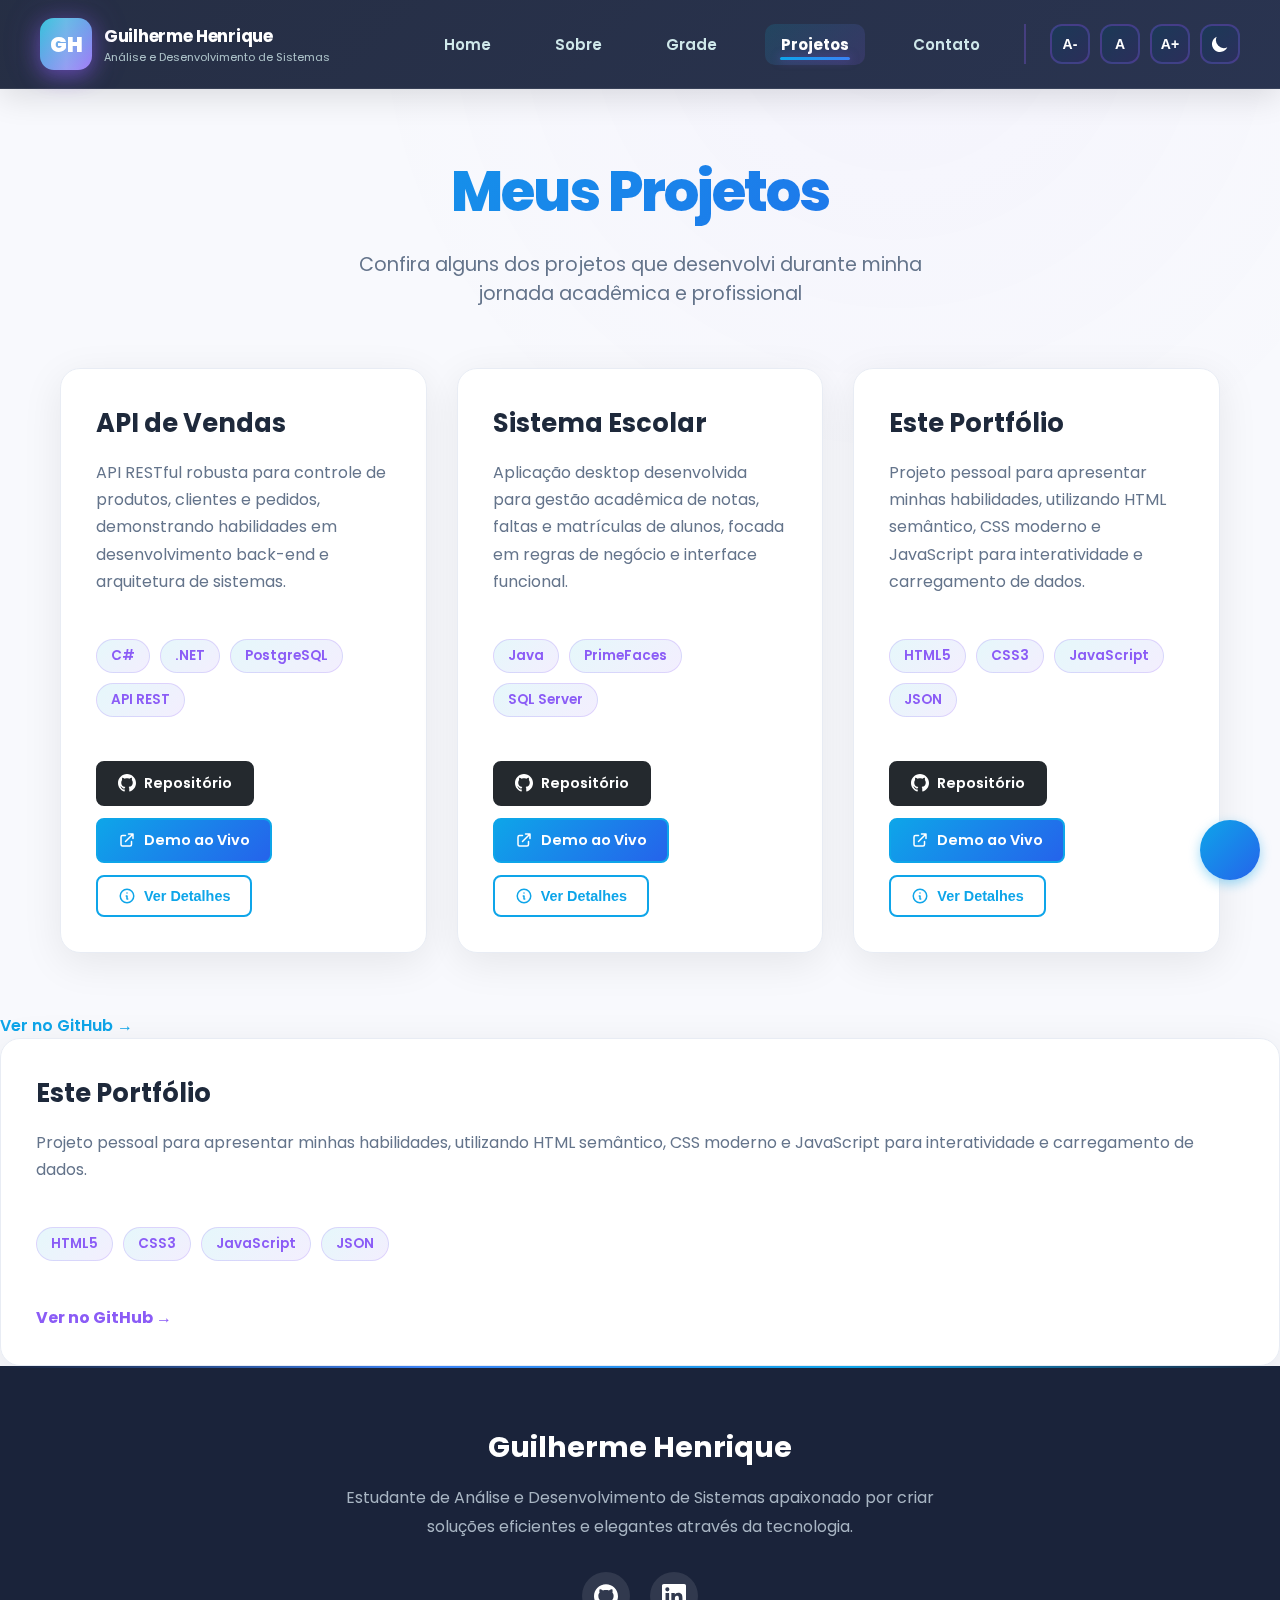
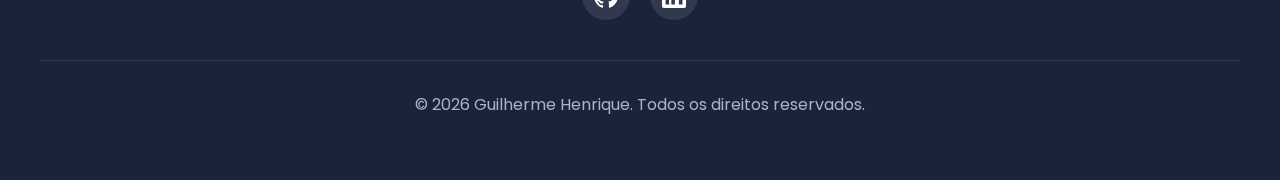
<file: projetos.html>
<!DOCTYPE html>
<html lang="pt-BR">
<head>
  <meta charset="UTF-8">
  <meta name="viewport" content="width=device-width, initial-scale=1.0">
  <title>Projetos - Guilherme Henrique</title>
  
  <link rel="preconnect" href="https://fonts.googleapis.com">
  <link rel="preconnect" href="https://fonts.gstatic.com" crossorigin>
  <link href="https://fonts.googleapis.com/css2?family=Poppins:wght@400;500;700;800&display=swap" rel="stylesheet">
  
  <link rel="stylesheet" href="style.css">
  
  <style>
    .projects-hero {
      text-align: center;
      margin-bottom: 60px;
      animation: fadeInDown 0.6s ease-out;
    }
    
    .projects-hero h1 {
      font-size: clamp(2.5rem, 5vw, 3.5rem);
      font-weight: 800;
      background: linear-gradient(135deg, #0ea5e9 0%, #2563eb 100%);
      -webkit-background-clip: text;
      -webkit-text-fill-color: transparent;
      background-clip: text;
      margin-bottom: 16px;
      letter-spacing: -2px;
    }
    
    .projects-hero p {
      font-size: 1.2rem;
      color: var(--text-secondary);
      max-width: 600px;
      margin: 0 auto;
    }
    
    .grid-container {
      display: grid;
      grid-template-columns: repeat(auto-fill, minmax(350px, 1fr));
      gap: 30px;
      margin-top: 40px;
    }
    
    .card {
      background: var(--card-bg);
      border-radius: var(--radius);
      padding: 35px;
      box-shadow: var(--shadow);
      border: 1px solid var(--border-color);
      transition: all 0.4s cubic-bezier(0.4, 0, 0.2, 1);
      position: relative;
      overflow: hidden;
      animation: fadeInUp 0.6s ease-out both;
    }
    
    .card::before {
      content: '';
      position: absolute;
      top: 0;
      left: 0;
      width: 100%;
      height: 4px;
      background: linear-gradient(90deg, #0ea5e9, #2563eb);
      transform: scaleX(0);
      transform-origin: left;
      transition: transform 0.4s ease;
    }
    
    .card:hover {
      transform: translateY(-8px);
      box-shadow: var(--shadow-hover);
      border-color: #0ea5e9;
    }
    
    .card:hover::before {
      transform: scaleX(1);
    }
    
    .card h3 {
      font-size: 1.6rem;
      font-weight: 700;
      color: var(--text-primary);
      margin-bottom: 16px;
      transition: color 0.3s ease;
    }
    
    .card:hover h3 {
      color: #0ea5e9;
    }
    
    .card p {
      color: var(--text-secondary);
      line-height: 1.7;
      margin-bottom: 24px;
      font-size: 1rem;
    }
    
    .tech-tags {
      display: flex;
      flex-wrap: wrap;
      gap: 10px;
      margin-bottom: 24px;
    }
    
    .tech-tags span {
      background: linear-gradient(135deg, rgba(14, 165, 233, 0.1), rgba(37, 99, 235, 0.1));
      color: #0ea5e9;
      padding: 6px 14px;
      border-radius: 20px;
      font-size: 0.85rem;
      font-weight: 600;
      border: 1px solid rgba(14, 165, 233, 0.2);
      transition: all 0.3s ease;
    }
    
    .tech-tags span:hover {
      background: linear-gradient(135deg, #0ea5e9, #2563eb);
      color: white;
      transform: translateY(-2px);
    }
    
    /* Botões de Ação dos Projetos */
    .project-actions {
      display: flex;
      gap: 12px;
      flex-wrap: wrap;
      margin-top: 20px;
    }
    
    .project-btn {
      display: inline-flex;
      align-items: center;
      gap: 8px;
      padding: 10px 20px;
      border-radius: 8px;
      font-size: 0.9rem;
      font-weight: 600;
      text-decoration: none;
      transition: all 0.3s cubic-bezier(0.4, 0, 0.2, 1);
      border: 2px solid;
      cursor: pointer;
    }
    
    .btn-github {
      background: #24292e;
      color: white;
      border-color: #24292e;
    }
    
    .btn-github:hover {
      background: #1a1e22;
      transform: translateY(-2px);
      box-shadow: 0 4px 12px rgba(36, 41, 46, 0.4);
    }
    
    .btn-demo {
      background: linear-gradient(135deg, #0ea5e9, #2563eb);
      color: white;
      border-color: #0ea5e9;
    }
    
    .btn-demo:hover {
      background: linear-gradient(135deg, #0284c7, #1d4ed8);
      transform: translateY(-2px);
      box-shadow: 0 4px 12px rgba(14, 165, 233, 0.4);
    }
    
    .btn-details {
      background: transparent;
      color: #0ea5e9;
      border-color: #0ea5e9;
    }
    
    .btn-details:hover {
      background: rgba(14, 165, 233, 0.1);
      transform: translateY(-2px);
    }
    
    .project-btn svg {
      width: 18px;
      height: 18px;
    }
    
    /* Modal de Detalhes */
    .modal {
      display: none;
      position: fixed;
      z-index: 9999;
      left: 0;
      top: 0;
      width: 100%;
      height: 100%;
      background: rgba(0, 0, 0, 0.8);
      backdrop-filter: blur(5px);
      animation: fadeIn 0.3s ease;
    }
    
    .modal.active {
      display: flex;
      align-items: center;
      justify-content: center;
    }
    
    .modal-content {
      background: var(--card-bg);
      border-radius: 20px;
      padding: 40px;
      max-width: 700px;
      width: 90%;
      max-height: 90vh;
      overflow-y: auto;
      position: relative;
      box-shadow: 0 20px 60px rgba(0, 0, 0, 0.3);
      animation: slideUp 0.3s ease;
    }
    
    @keyframes slideUp {
      from {
        opacity: 0;
        transform: translateY(50px);
      }
      to {
        opacity: 1;
        transform: translateY(0);
      }
    }
    
    .modal-close {
      position: absolute;
      top: 20px;
      right: 20px;
      background: transparent;
      border: none;
      font-size: 2rem;
      color: var(--text-secondary);
      cursor: pointer;
      width: 40px;
      height: 40px;
      display: flex;
      align-items: center;
      justify-content: center;
      border-radius: 50%;
      transition: all 0.3s ease;
    }
    
    .modal-close:hover {
      background: rgba(0, 0, 0, 0.1);
      color: var(--text-primary);
      transform: rotate(90deg);
    }
    
    .modal-content h2 {
      font-size: 2rem;
      margin-bottom: 20px;
      color: var(--text-primary);
    }
    
    .modal-content .tech-tags {
      margin: 20px 0;
    }
    
    .modal-description {
      color: var(--text-secondary);
      line-height: 1.8;
      font-size: 1.05rem;
      margin-bottom: 20px;
    }
    
    .modal-features {
      margin: 20px 0;
    }
    
    .modal-features h3 {
      font-size: 1.2rem;
      margin-bottom: 12px;
      color: var(--text-primary);
    }
    
    .modal-features ul {
      list-style: none;
      padding: 0;
    }
    
    .modal-features li {
      padding: 8px 0;
      padding-left: 24px;
      position: relative;
      color: var(--text-secondary);
    }
    
    .modal-features li::before {
      content: '✓';
      position: absolute;
      left: 0;
      color: #0ea5e9;
      font-weight: bold;
    }
    
    .card-link {
      display: inline-flex;
      align-items: center;
      gap: 8px;
      color: #0ea5e9;
      font-weight: 600;
      text-decoration: none;
      transition: all 0.3s ease;
    }
    
    .card-link:hover {
      gap: 12px;
      color: #2563eb;
    }
    
    .card:nth-child(1) { animation-delay: 0.1s; }
    .card:nth-child(2) { animation-delay: 0.2s; }
    .card:nth-child(3) { animation-delay: 0.3s; }
    .card:nth-child(4) { animation-delay: 0.4s; }
    
    @keyframes fadeInDown {
      from {
        opacity: 0;
        transform: translateY(-30px);
      }
      to {
        opacity: 1;
        transform: translateY(0);
      }
    }
    
    @keyframes fadeInUp {
      from {
        opacity: 0;
        transform: translateY(30px);
      }
      to {
        opacity: 1;
        transform: translateY(0);
      }
    }
    
    @media (max-width: 768px) {
      .grid-container {
        grid-template-columns: 1fr;
      }
      
      .project-actions {
        flex-direction: column;
      }
      
      .project-btn {
        width: 100%;
        justify-content: center;
      }
      
      .modal-content {
        padding: 30px 20px;
      }
      
      .projects-hero h1 {
        font-size: 2rem;
      }
    }
  </style>
</head>
<body>

  <div id="navbar-placeholder"></div>

  <main class="page-container fade-in-section">
    <div class="projects-hero">
      <h1>Meus Projetos</h1>
      <p>Confira alguns dos projetos que desenvolvi durante minha jornada acadêmica e profissional</p>
    </div>
    
    <div class="grid-container">
      
      <div class="card">
        <h3>API de Vendas</h3>
        <p>API RESTful robusta para controle de produtos, clientes e pedidos, demonstrando habilidades em desenvolvimento back-end e arquitetura de sistemas.</p>
        <div class="tech-tags">
          <span>C#</span>
          <span>.NET</span>
          <span>PostgreSQL</span>
          <span>API REST</span>
        </div>
        <div class="project-actions">
          <a href="https://github.com/GuilhermeOliveira0/" class="project-btn btn-github" target="_blank" rel="noopener noreferrer">
            <svg fill="currentColor" viewBox="0 0 24 24"><path d="M12 0c-6.626 0-12 5.373-12 12 0 5.302 3.438 9.8 8.207 11.387.599.111.793-.261.793-.577v-2.234c-3.338.726-4.033-1.416-4.033-1.416-.546-1.387-1.333-1.756-1.333-1.756-1.089-.745.083-.729.083-.729 1.205.084 1.839 1.237 1.839 1.237 1.07 1.834 2.807 1.304 3.492.997.107-.775.418-1.305.762-1.604-2.665-.305-5.467-1.334-5.467-5.931 0-1.311.469-2.381 1.236-3.221-.124-.303-.535-1.524.117-3.176 0 0 1.008-.322 3.301 1.23.957-.266 1.983-.399 3.003-.404 1.02.005 2.047.138 3.006.404 2.291-1.552 3.297-1.23 3.297-1.23.653 1.653.242 2.874.118 3.176.77.84 1.235 1.911 1.235 3.221 0 4.609-2.807 5.624-5.479 5.921.43.372.823 1.102.823 2.222v3.293c0 .319.192.694.801.576 4.765-1.589 8.199-6.086 8.199-11.386 0-6.627-5.373-12-12-12z"/></svg>
            Repositório
          </a>
          <a href="#" class="project-btn btn-demo" target="_blank" rel="noopener noreferrer">
            <svg fill="none" stroke="currentColor" viewBox="0 0 24 24"><path stroke-linecap="round" stroke-linejoin="round" stroke-width="2" d="M10 6H6a2 2 0 00-2 2v10a2 2 0 002 2h10a2 2 0 002-2v-4M14 4h6m0 0v6m0-6L10 14"/></svg>
            Demo ao Vivo
          </a>
          <button class="project-btn btn-details" onclick="openModal('modal1')">
            <svg fill="none" stroke="currentColor" viewBox="0 0 24 24"><path stroke-linecap="round" stroke-linejoin="round" stroke-width="2" d="M13 16h-1v-4h-1m1-4h.01M21 12a9 9 0 11-18 0 9 9 0 0118 0z"/></svg>
            Ver Detalhes
          </button>
        </div>
      </div>

      <div class="card">
        <h3>Sistema Escolar</h3>
        <p>Aplicação desktop desenvolvida para gestão acadêmica de notas, faltas e matrículas de alunos, focada em regras de negócio e interface funcional.</p>
        <div class="tech-tags">
          <span>Java</span>
          <span>PrimeFaces</span>
          <span>SQL Server</span>
        </div>
        <div class="project-actions">
          <a href="https://github.com/GuilhermeOliveira0/" class="project-btn btn-github" target="_blank" rel="noopener noreferrer">
            <svg fill="currentColor" viewBox="0 0 24 24"><path d="M12 0c-6.626 0-12 5.373-12 12 0 5.302 3.438 9.8 8.207 11.387.599.111.793-.261.793-.577v-2.234c-3.338.726-4.033-1.416-4.033-1.416-.546-1.387-1.333-1.756-1.333-1.756-1.089-.745.083-.729.083-.729 1.205.084 1.839 1.237 1.839 1.237 1.07 1.834 2.807 1.304 3.492.997.107-.775.418-1.305.762-1.604-2.665-.305-5.467-1.334-5.467-5.931 0-1.311.469-2.381 1.236-3.221-.124-.303-.535-1.524.117-3.176 0 0 1.008-.322 3.301 1.23.957-.266 1.983-.399 3.003-.404 1.02.005 2.047.138 3.006.404 2.291-1.552 3.297-1.23 3.297-1.23.653 1.653.242 2.874.118 3.176.77.84 1.235 1.911 1.235 3.221 0 4.609-2.807 5.624-5.479 5.921.43.372.823 1.102.823 2.222v3.293c0 .319.192.694.801.576 4.765-1.589 8.199-6.086 8.199-11.386 0-6.627-5.373-12-12-12z"/></svg>
            Repositório
          </a>
          <a href="#" class="project-btn btn-demo" target="_blank" rel="noopener noreferrer">
            <svg fill="none" stroke="currentColor" viewBox="0 0 24 24"><path stroke-linecap="round" stroke-linejoin="round" stroke-width="2" d="M10 6H6a2 2 0 00-2 2v10a2 2 0 002 2h10a2 2 0 002-2v-4M14 4h6m0 0v6m0-6L10 14"/></svg>
            Demo ao Vivo
          </a>
          <button class="project-btn btn-details" onclick="openModal('modal2')">
            <svg fill="none" stroke="currentColor" viewBox="0 0 24 24"><path stroke-linecap="round" stroke-linejoin="round" stroke-width="2" d="M13 16h-1v-4h-1m1-4h.01M21 12a9 9 0 11-18 0 9 9 0 0118 0z"/></svg>
            Ver Detalhes
          </button>
        </div>
      </div>

      <div class="card">
        <h3>Este Portfólio</h3>
        <p>Projeto pessoal para apresentar minhas habilidades, utilizando HTML semântico, CSS moderno e JavaScript para interatividade e carregamento de dados.</p>
        <div class="tech-tags">
          <span>HTML5</span>
          <span>CSS3</span>
          <span>JavaScript</span>
          <span>JSON</span>
        </div>
        <div class="project-actions">
          <a href="https://github.com/GuilhermeOliveira0/portfolio" class="project-btn btn-github" target="_blank" rel="noopener noreferrer">
            <svg fill="currentColor" viewBox="0 0 24 24"><path d="M12 0c-6.626 0-12 5.373-12 12 0 5.302 3.438 9.8 8.207 11.387.599.111.793-.261.793-.577v-2.234c-3.338.726-4.033-1.416-4.033-1.416-.546-1.387-1.333-1.756-1.333-1.756-1.089-.745.083-.729.083-.729 1.205.084 1.839 1.237 1.839 1.237 1.07 1.834 2.807 1.304 3.492.997.107-.775.418-1.305.762-1.604-2.665-.305-5.467-1.334-5.467-5.931 0-1.311.469-2.381 1.236-3.221-.124-.303-.535-1.524.117-3.176 0 0 1.008-.322 3.301 1.23.957-.266 1.983-.399 3.003-.404 1.02.005 2.047.138 3.006.404 2.291-1.552 3.297-1.23 3.297-1.23.653 1.653.242 2.874.118 3.176.77.84 1.235 1.911 1.235 3.221 0 4.609-2.807 5.624-5.479 5.921.43.372.823 1.102.823 2.222v3.293c0 .319.192.694.801.576 4.765-1.589 8.199-6.086 8.199-11.386 0-6.627-5.373-12-12-12z"/></svg>
            Repositório
          </a>
          <a href="#" class="project-btn btn-demo">
            <svg fill="none" stroke="currentColor" viewBox="0 0 24 24"><path stroke-linecap="round" stroke-linejoin="round" stroke-width="2" d="M10 6H6a2 2 0 00-2 2v10a2 2 0 002 2h10a2 2 0 002-2v-4M14 4h6m0 0v6m0-6L10 14"/></svg>
            Demo ao Vivo
          </a>
          <button class="project-btn btn-details" onclick="openModal('modal3')">
            <svg fill="none" stroke="currentColor" viewBox="0 0 24 24"><path stroke-linecap="round" stroke-linejoin="round" stroke-width="2" d="M13 16h-1v-4h-1m1-4h.01M21 12a9 9 0 11-18 0 9 9 0 0118 0z"/></svg>
            Ver Detalhes
          </button>
        </div>
      </div>

    </div>

    <!-- Modais de Detalhes -->
    <div id="modal1" class="modal">
      <div class="modal-content">
        <button class="modal-close" onclick="closeModal('modal1')">&times;</button>
        <h2>API de Vendas</h2>
        <div class="tech-tags">
          <span>C#</span>
          <span>.NET</span>
          <span>PostgreSQL</span>
          <span>API REST</span>
          <span>Entity Framework</span>
        </div>
        <div class="modal-description">
          <p>Sistema completo de gerenciamento de vendas desenvolvido com arquitetura RESTful, implementando as melhores práticas de desenvolvimento back-end.</p>
        </div>
        <div class="modal-features">
          <h3>Funcionalidades Principais:</h3>
          <ul>
            <li>CRUD completo de produtos, clientes e pedidos</li>
            <li>Autenticação e autorização com JWT</li>
            <li>Validação de dados com FluentValidation</li>
            <li>Documentação automática com Swagger</li>
            <li>Integração com banco de dados PostgreSQL</li>
            <li>Testes unitários e de integração</li>
            <li>Arquitetura em camadas (Repository Pattern)</li>
          </ul>
        </div>
      </div>
    </div>

    <div id="modal2" class="modal">
      <div class="modal-content">
        <button class="modal-close" onclick="closeModal('modal2')">&times;</button>
        <h2>Sistema Escolar</h2>
        <div class="tech-tags">
          <span>Java</span>
          <span>PrimeFaces</span>
          <span>SQL Server</span>
          <span>JSF</span>
        </div>
        <div class="modal-description">
          <p>Aplicação desktop robusta para gestão completa de instituições de ensino, com foco em usabilidade e regras de negócio complexas.</p>
        </div>
        <div class="modal-features">
          <h3>Funcionalidades Principais:</h3>
          <ul>
            <li>Gestão de alunos, professores e turmas</li>
            <li>Controle de notas e frequência</li>
            <li>Sistema de matrículas automatizado</li>
            <li>Relatórios e estatísticas</li>
            <li>Interface intuitiva com PrimeFaces</li>
            <li>Validações de dados robustas</li>
            <li>Histórico acadêmico completo</li>
          </ul>
        </div>
      </div>
    </div>

    <div id="modal3" class="modal">
      <div class="modal-content">
        <button class="modal-close" onclick="closeModal('modal3')">&times;</button>
        <h2>Portfólio Profissional</h2>
        <div class="tech-tags">
          <span>HTML5</span>
          <span>CSS3</span>
          <span>JavaScript</span>
          <span>JSON</span>
          <span>Responsive Design</span>
        </div>
        <div class="modal-description">
          <p>Website profissional desenvolvido do zero, demonstrando habilidades em desenvolvimento front-end e design responsivo.</p>
        </div>
        <div class="modal-features">
          <h3>Funcionalidades Principais:</h3>
          <ul>
            <li>Design responsivo e mobile-first</li>
            <li>Modo escuro/claro com persistência</li>
            <li>Animações CSS e JavaScript</li>
            <li>Carregamento dinâmico de dados (JSON)</li>
            <li>Controles de acessibilidade</li>
            <li>SEO otimizado</li>
            <li>Performance otimizada</li>
            <li>Integração com VLibras</li>
          </ul>
        </div>
      </div>
    </div>
  </main>
        </div>
        <a href="https://github.com/GuilhermeOliveira0/" class="card-link" target="_blank" rel="noopener noreferrer">Ver no GitHub &rarr;</a>
      </div>

      <div class="card">
        <h3>Este Portfólio</h3>
        <p>Projeto pessoal para apresentar minhas habilidades, utilizando HTML semântico, CSS moderno e JavaScript para interatividade e carregamento de dados.</p>
        <div class="tech-tags">
          <span>HTML5</span>
          <span>CSS3</span>
          <span>JavaScript</span>
          <span>JSON</span>
        </div>
        <a href="https://github.com/GuilhermeOliveira0/" class="card-link" target="_blank" rel="noopener noreferrer">Ver no GitHub &rarr;</a>
      </div>

    </div>
  </main>

  <footer>
    <div class="footer-content">
        <h3>Guilherme Henrique</h3>
        <p>Estudante de Análise e Desenvolvimento de Sistemas apaixonado por criar soluções eficientes e elegantes através da tecnologia.</p>
        <div class="footer-socials">
            <a href="https://github.com/GuilhermeOliveira0" target="_blank" rel="noopener noreferrer" aria-label="GitHub">
                <svg role="img" viewBox="0 0 24 24" xmlns="http://www.w3.org/2000/svg"><path fill="currentColor" d="M12 .297c-6.63 0-12 5.373-12 12 0 5.303 3.438 9.8 8.205 11.385.6.113.82-.258.82-.577 0-.285-.01-1.04-.015-2.04-3.338.724-4.042-1.61-4.042-1.61C4.422 18.07 3.633 17.7 3.633 17.7c-1.087-.744.084-.729.084-.729 1.205.084 1.838 1.236 1.838 1.236 1.07 1.835 2.809 1.305 3.495.998.108-.776.417-1.305.76-1.605-2.665-.3-5.466-1.332-5.466-5.93 0-1.31.465-2.38 1.235-3.22-.135-.303-.54-1.523.105-3.176 0 0 1.005-.322 3.3 1.23.96-.267 1.98-.399 3-.405 1.02.006 2.04.138 3 .405 2.28-1.552 3.285-1.23 3.285-1.23.645 1.653.24 2.873.12 3.176.765.84 1.23 1.91 1.23 3.22 0 4.61-2.805 5.625-5.475 5.92.42.36.81 1.096.81 2.22 0 1.606-.015 2.896-.015 3.286 0 .315.21.69.825.57C20.565 22.092 24 17.592 24 12.297c0-6.627-5.373-12-12-12"/></svg>
            </a>
            <a href="https://www.linkedin.com/in/guilherme--henrique" target="_blank" rel="noopener noreferrer" aria-label="LinkedIn">
                <svg role="img" viewBox="0 0 24 24" xmlns="http://www.w3.org/2000/svg"><path fill="currentColor" d="M20.447 20.452h-3.554v-5.569c0-1.328-.027-3.037-1.852-3.037-1.853 0-2.136 1.445-2.136 2.939v5.667H9.351V9h3.414v1.561h.046c.477-.9 1.637-1.85 3.37-1.85 3.601 0 4.267 2.37 4.267 5.455v6.286zM5.337 7.433a2.062 2.062 0 0 1-2.063-2.065 2.064 2.064 0 1 1 2.063 2.065zm1.782 13.019H3.555V9h3.564v11.452zM22.225 0H1.771C.792 0 0 .774 0 1.729v20.542C0 23.227.792 24 1.771 24h20.451C23.2 24 24 23.227 24 22.271V1.729C24 .774 23.2 0 22.225 0z"/></svg>
            </a>
        </div>
        <div class="footer-bottom">
            <p>© <span id="year"></span> Guilherme Henrique. Todos os direitos reservados.</p>
        </div>
    </div>
  </footer>

  <script src="main.js"></script>
  
  <script>
    // Atualiza o ano no rodapé
    document.getElementById('year').textContent = new Date().getFullYear();
    
    // Funções do Modal
    function openModal(modalId) {
      const modal = document.getElementById(modalId);
      if (modal) {
        modal.classList.add('active');
        document.body.style.overflow = 'hidden';
      }
    }
    
    function closeModal(modalId) {
      const modal = document.getElementById(modalId);
      if (modal) {
        modal.classList.remove('active');
        document.body.style.overflow = '';
      }
    }
    
    // Fechar modal ao clicar fora do conteúdo
    document.querySelectorAll('.modal').forEach(modal => {
      modal.addEventListener('click', (e) => {
        if (e.target === modal) {
          closeModal(modal.id);
        }
      });
    });
    
    // Fechar modal com tecla ESC
    document.addEventListener('keydown', (e) => {
      if (e.key === 'Escape') {
        document.querySelectorAll('.modal.active').forEach(modal => {
          closeModal(modal.id);
        });
      }
    });
  </script>

</body>
<div vw class="enabled">
  <div vw-access-button class="active"></div>
  <div vw-plugin-wrapper>
    <div class="vw-plugin-top-wrapper"></div>
  </div>
</div>
<script src="https://vlibras.gov.br/app/vlibras-plugin.js"></script>
<script>
  new window.VLibras.Widget('https://vlibras.gov.br/app');
</script>
</html>
</file>
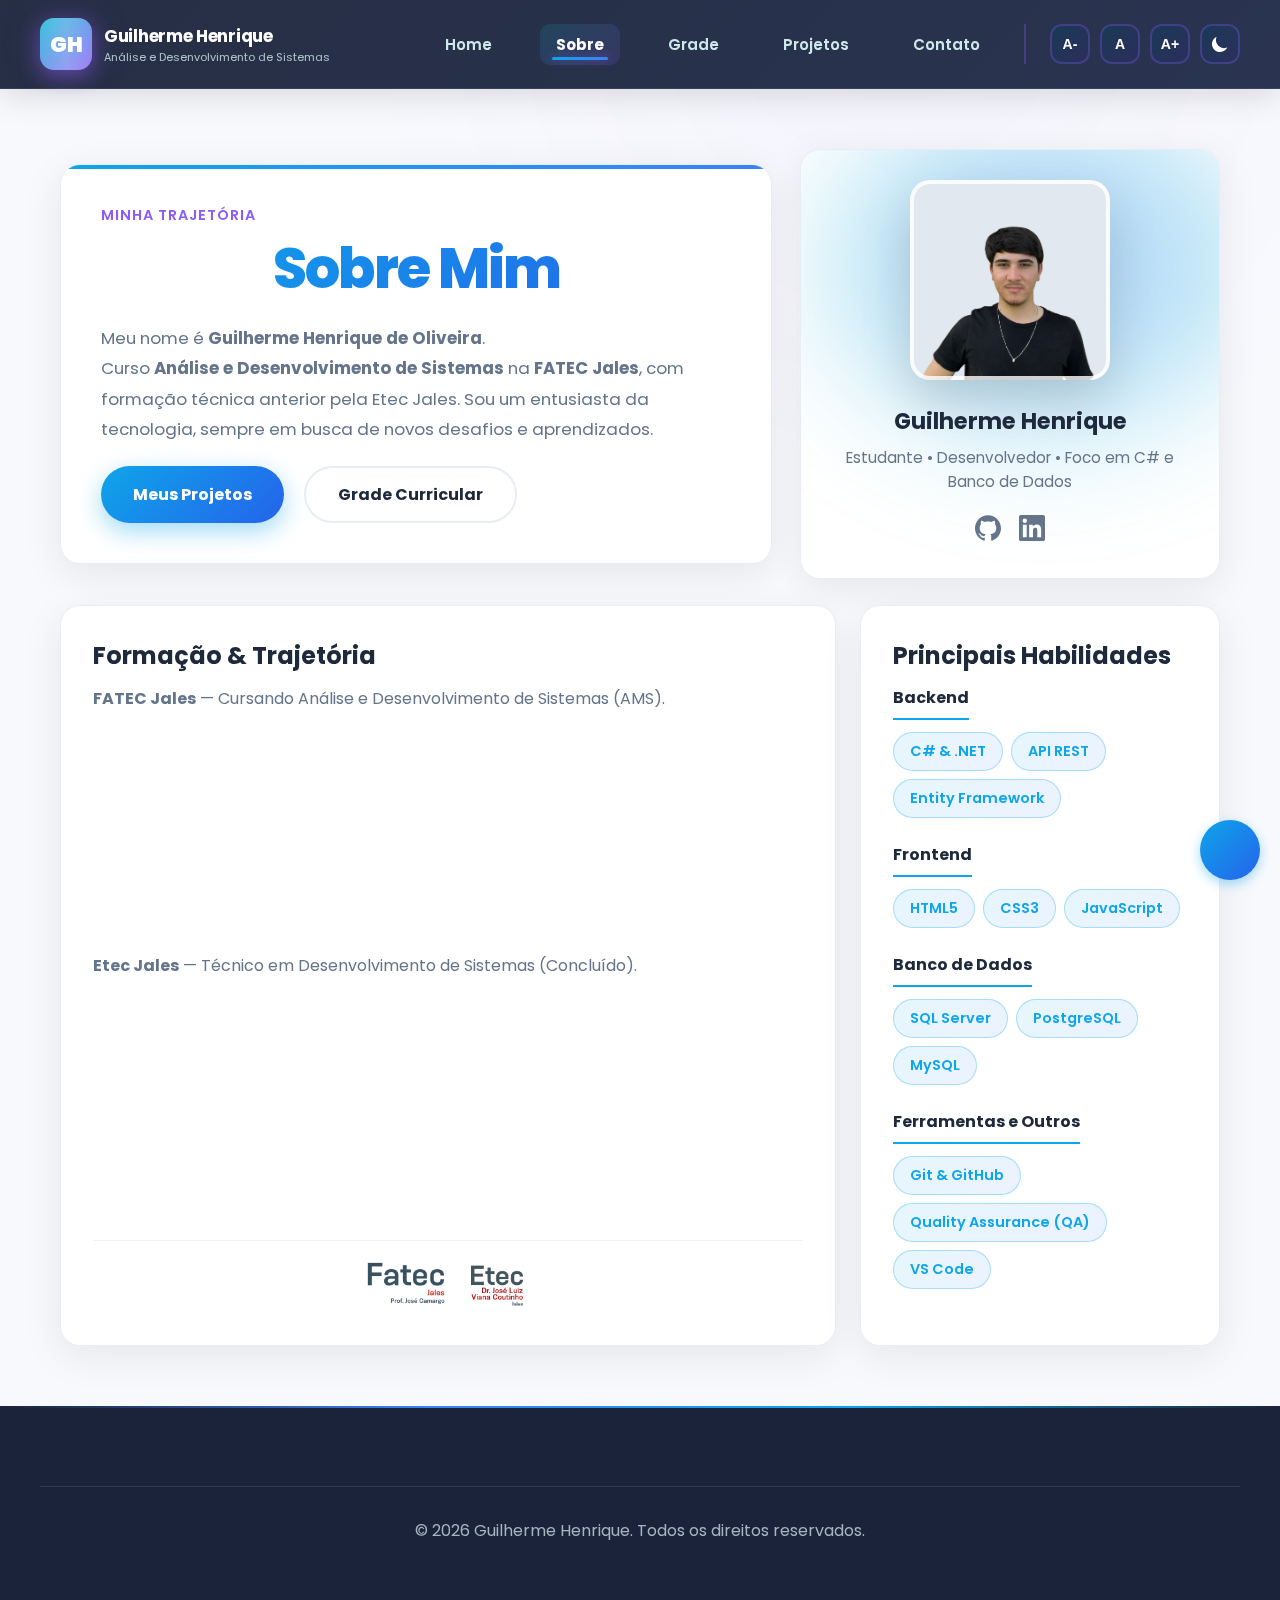
<file: sobre.html>
<!doctype html>
<html lang="pt-BR">
<head>
  <meta charset="utf-8" />
  <meta name="viewport" content="width=device-width,initial-scale=1" />
  <title>Sobre — Guilherme Henrique</title>

  <link href="https://fonts.googleapis.com/css2?family=Poppins:wght@300;500;700;800&display=swap" rel="stylesheet">
  
  <link rel="stylesheet" href="style.css">

  <style>
    /* Estilos específicos para a página Sobre */
    .hero-sobre {
      display: grid;
      grid-template-columns: 1fr 420px;
      gap: 28px;
      align-items: center;
    }
    .intro {
      background: var(--card-bg);
      border-radius: var(--radius);
      padding: 40px;
      box-shadow: var(--shadow);
      border: 1px solid var(--border-color);
      position: relative;
      overflow: hidden;
    }
    .intro::before {
      content: '';
      position: absolute;
      top: 0;
      left: 0;
      width: 100%;
      height: 4px;
      background: linear-gradient(90deg, #0ea5e9, #3b82f6);
    }
    .intro .pre { 
      font-size: 0.9rem; 
      color: var(--accent2); 
      margin-bottom: 12px;
      font-weight: 600;
      text-transform: uppercase;
      letter-spacing: 1px;
    }
    .intro h1 { 
      font-size: clamp(2.5rem, 5vw, 3.5rem); 
      line-height: 1.1; 
      margin: 10px 0 24px 0; 
      font-weight: 800; 
      letter-spacing: -2px;
      background: linear-gradient(135deg, #0ea5e9 0%, #2563eb 100%);
      -webkit-background-clip: text;
      -webkit-text-fill-color: transparent;
      background-clip: text;
    }
    .intro p { 
      color: var(--text-secondary); 
      font-size: 1.05rem; 
      line-height: 1.8; 
      margin: 0 0 20px 0; 
    }
    
    .cta-row { display: flex; gap: 20px; margin-top: 22px; flex-wrap: wrap; }
    .btn {
      display: inline-flex; 
      align-items: center; 
      justify-content: center;
      padding: 14px 32px; 
      border-radius: 999px; 
      border: 0; 
      font-weight: 700;
      background: linear-gradient(135deg, #0ea5e9 0%, #2563eb 100%);
      color: #fff; 
      text-decoration: none;
      cursor: pointer; 
      font-size: 1rem; 
      box-shadow: 0 8px 25px rgba(14, 165, 233, 0.4);
      transition: all 0.4s cubic-bezier(0.4, 0, 0.2, 1);
      position: relative;
      overflow: hidden;
    }
    .btn::before {
      content: '';
      position: absolute;
      top: 0;
      left: -100%;
      width: 100%;
      height: 100%;
      background: linear-gradient(90deg, transparent, rgba(255, 255, 255, 0.3), transparent);
      transition: left 0.5s ease;
    }
    .btn:hover::before {
      left: 100%;
    }
    .btn:hover { 
      transform: translateY(-4px) scale(1.02); 
      box-shadow: 0 12px 30px rgba(14, 165, 233, 0.5);
    }
    .btn.secondary { 
      background: transparent; 
      border: 2px solid var(--border-color); 
      color: var(--text-primary);
      box-shadow: none;
    }
    .btn.secondary:hover {
      border-color: var(--accent2);
      background: rgba(59, 130, 246, 0.05);
      box-shadow: 0 8px 20px rgba(59, 130, 246, 0.2);
    }
    
    .profile-card {
      position: relative; 
      display: flex; 
      flex-direction: column; 
      align-items: center; 
      justify-content: center;
      min-height: 400px; 
      padding: 30px; 
      border-radius: var(--radius); 
      background: var(--card-bg);
      box-shadow: var(--shadow); 
      overflow: hidden;
      border: 1px solid var(--border-color);
    }
    .blob {
      position: absolute; 
      right: -50px; 
      top: -60px; 
      width: 450px; 
      height: 350px; 
      border-radius: 50%;
      background: radial-gradient(closest-side, rgba(59, 130, 246, 0.4), rgba(6, 182, 212, 0.25));
      filter: blur(60px); 
      z-index: 0;
      animation: blobFloat 8s ease-in-out infinite;
    }
    @keyframes blobFloat {
      0%, 100% { transform: translate(0, 0) scale(1); }
      50% { transform: translate(-20px, 20px) scale(1.1); }
    }
    .avatar {
      width: 200px; 
      height: 200px; 
      border-radius: var(--radius); 
      background-size: cover; 
      background-position: center;
      background-color: #e2e8f0;
      z-index: 2; 
      box-shadow: 0 20px 50px rgba(0, 0, 0, 0.15); 
      border: 4px solid rgba(255, 255, 255, 0.8);
      transition: transform 0.3s ease;
    }
    .avatar:hover {
      transform: scale(1.05);
    }
    .profile-name { 
      margin-top: 24px; 
      font-weight: 700; 
      font-size: 1.4rem; 
      z-index: 2;
      color: var(--text-primary);
    }
    .profile-sub { 
      color: var(--text-secondary); 
      font-size: 0.95rem; 
      margin-top: 8px; 
      text-align: center; 
      z-index: 2;
      line-height: 1.6;
    }

    /* === NOVO ESTILO PARA OS ÍCONES SOCIAIS NO PERFIL === */
    .profile-socials {
        display: flex;
        gap: 18px;
        margin-top: 20px;
        z-index: 2;
    }
    .profile-socials a {
        color: var(--text-secondary);
        transition: color 0.3s ease, transform 0.3s ease;
    }
    .profile-socials a:hover {
        color: var(--accent2); /* Roxo */
        transform: scale(1.1);
    }
    .profile-socials svg {
        width: 26px;
        height: 26px;
    }
    /* =================================================== */
    
    .grid-2 { display: grid; grid-template-columns: 1fr 360px; gap: 24px; margin-top: 26px; }
    
    /* Estilos para Categorias de Habilidades */
    .skills-category {
      margin-bottom: 24px;
    }
    
    .skills-category h4 {
      font-size: 1rem;
      font-weight: 700;
      color: var(--text-primary);
      margin-bottom: 12px;
      padding-bottom: 8px;
      border-bottom: 2px solid #0ea5e9;
      display: inline-block;
    }
    
    .skills-list {
      display: flex;
      flex-wrap: wrap;
      gap: 8px;
    }
    
    .skill-tag {
      background: linear-gradient(135deg, rgba(14, 165, 233, 0.1), rgba(59, 130, 246, 0.1));
      color: #0ea5e9;
      padding: 8px 16px;
      border-radius: 20px;
      font-size: 0.9rem;
      font-weight: 600;
      border: 1px solid rgba(14, 165, 233, 0.3);
      transition: all 0.3s ease;
      display: inline-block;
    }
    
    .skill-tag:hover {
      background: linear-gradient(135deg, #0ea5e9, #3b82f6);
      color: white;
      transform: translateY(-2px);
      box-shadow: 0 4px 12px rgba(14, 165, 233, 0.3);
    }
    
    .education-logos {
        margin-top: 20px; padding-top: 20px; border-top: 1px solid #eef2f7;
        display: flex; align-items: center; justify-content: center; gap: 25px;
    }
    .education-logos a { display: inline-block; transition: transform 0.3s ease; }
    .education-logos a:hover { transform: scale(1.05); }
    .education-logos img { height: 45px; max-width: 120px; object-fit: contain; }

    @media (max-width: 980px) {
      .hero-sobre, .grid-2 { grid-template-columns: 1fr; }
      .profile-card { order: -1; margin-bottom: 30px; }
    }
  </style>
</head>
<body>

  <div id="navbar-placeholder"></div>

  <main class="page-container">

    <section class="fade-in-section">
      <div class="hero-sobre" aria-labelledby="titulo-sobre">
        <div class="intro">
          <div class="pre">Minha Trajetória</div>
          <h1 id="titulo-sobre">Sobre Mim</h1>
          <p>
            Meu nome é <strong>Guilherme Henrique de Oliveira</strong>.<br>
            Curso <strong>Análise e Desenvolvimento de Sistemas</strong> na <strong>FATEC Jales</strong>, com formação técnica anterior pela Etec Jales. Sou um entusiasta da tecnologia, sempre em busca de novos desafios e aprendizados.
          </p>
          <div class="cta-row">
            <a class="btn" href="projetos.html">Meus Projetos</a>
            <a class="btn secondary" href="grade.html">Grade Curricular</a>
          </div>
        </div>

        <aside class="profile-card" aria-label="Foto e resumo">
          <div class="blob" aria-hidden="true"></div>
          <div class="avatar" style="background-image:url('img/perfil.jpg');"></div>
          <div class="profile-name">Guilherme Henrique</div>
          <div class="profile-sub">Estudante • Desenvolvedor • Foco em C# e Banco de Dados</div>
          
          <div class="profile-socials">
            <a href="https://github.com/GuilhermeOliveira0" target="_blank" rel="noopener noreferrer" title="GitHub">
              <svg role="img" viewBox="0 0 24 24" xmlns="http://www.w3.org/2000/svg"><path fill="currentColor" d="M12 .297c-6.63 0-12 5.373-12 12 0 5.303 3.438 9.8 8.205 11.385.6.113.82-.258.82-.577 0-.285-.01-1.04-.015-2.04-3.338.724-4.042-1.61-4.042-1.61C4.422 18.07 3.633 17.7 3.633 17.7c-1.087-.744.084-.729.084-.729 1.205.084 1.838 1.236 1.838 1.236 1.07 1.835 2.809 1.305 3.495.998.108-.776.417-1.305.76-1.605-2.665-.3-5.466-1.332-5.466-5.93 0-1.31.465-2.38 1.235-3.22-.135-.303-.54-1.523.105-3.176 0 0 1.005-.322 3.3 1.23.96-.267 1.98-.399 3-.405 1.02.006 2.04.138 3 .405 2.28-1.552 3.285-1.23 3.285-1.23.645 1.653.24 2.873.12 3.176.765.84 1.23 1.91 1.23 3.22 0 4.61-2.805 5.625-5.475 5.92.42.36.81 1.096.81 2.22 0 1.606-.015 2.896-.015 3.286 0 .315.21.69.825.57C20.565 22.092 24 17.592 24 12.297c0-6.627-5.373-12-12-12"/></svg>
            </a>
            <a href="https://www.linkedin.com/in/guilherme--henrique" target="_blank" rel="noopener noreferrer" title="LinkedIn">
              <svg role="img" viewBox="0 0 24 24" xmlns="http://www.w3.org/2000/svg"><path fill="currentColor" d="M20.447 20.452h-3.554v-5.569c0-1.328-.027-3.037-1.852-3.037-1.853 0-2.136 1.445-2.136 2.939v5.667H9.351V9h3.414v1.561h.046c.477-.9 1.637-1.85 3.37-1.85 3.601 0 4.267 2.37 4.267 5.455v6.286zM5.337 7.433a2.062 2.062 0 0 1-2.063-2.065 2.064 2.064 0 1 1 2.063 2.065zm1.782 13.019H3.555V9h3.564v11.452zM22.225 0H1.771C.792 0 0 .774 0 1.729v20.542C0 23.227.792 24 1.771 24h20.451C23.2 24 24 23.227 24 22.271V1.729C24 .774 23.2 0 22.225 0z"/></svg>
            </a>
          </div>
          </aside>
      </div>

      <div class="grid-2" aria-label="Formação e habilidades">
        <div class="card" id="formacao">
          <h3>Formação & Trajetória</h3>
          <p><strong>FATEC Jales</strong> — Cursando Análise e Desenvolvimento de Sistemas (AMS).</p>
          <p><strong>Etec Jales</strong> — Técnico em Desenvolvimento de Sistemas (Concluído).</p>
          <div class="education-logos">
            <a href="https://www.fatecjales.edu.br/" target="_blank" rel="noopener noreferrer" title="Site da FATEC Jales">
              <img src="img/fatec-logo.png" alt="Logo da FATEC Jales - Faculdade de Tecnologia">
            </a>
            <a href="https://etecjales.cps.sp.gov.br/" target="_blank" rel="noopener noreferrer" title="Site da Etec Jales">
              <img src="img/etec-logo.png" alt="Logo da Etec Jales - Escola Técnica Estadual">
            </a>
          </div>
        </div>
        <aside class="card" id="skills">
          <h3>Principais Habilidades</h3>
          
          <div class="skills-category">
            <h4>Backend</h4>
            <div class="skills-list">
              <span class="skill-tag">C# & .NET</span>
              <span class="skill-tag">API REST</span>
              <span class="skill-tag">Entity Framework</span>
            </div>
          </div>
          
          <div class="skills-category">
            <h4>Frontend</h4>
            <div class="skills-list">
              <span class="skill-tag">HTML5</span>
              <span class="skill-tag">CSS3</span>
              <span class="skill-tag">JavaScript</span>
            </div>
          </div>
          
          <div class="skills-category">
            <h4>Banco de Dados</h4>
            <div class="skills-list">
              <span class="skill-tag">SQL Server</span>
              <span class="skill-tag">PostgreSQL</span>
              <span class="skill-tag">MySQL</span>
            </div>
          </div>
          
          <div class="skills-category">
            <h4>Ferramentas e Outros</h4>
            <div class="skills-list">
              <span class="skill-tag">Git & GitHub</span>
              <span class="skill-tag">Quality Assurance (QA)</span>
              <span class="skill-tag">VS Code</span>
            </div>
          </div>
        </aside>
      </div>
    </section>

  </main>

  <footer>
    <div class="footer-content">
      <div class="footer-bottom">
        <p>© <span id="year"></span> Guilherme Henrique. Todos os direitos reservados.</p>
      </div>
    </div>
  </footer>

  <script src="main.js"></script>
  
  <script>
    // Atualiza o ano no rodapé
    document.getElementById('year').textContent = new Date().getFullYear();
  </script>
<div vw class="enabled">
  <div vw-access-button class="active"></div>
  <div vw-plugin-wrapper>
    <div class="vw-plugin-top-wrapper"></div>
  </div>
</div>
<script src="https://vlibras.gov.br/app/vlibras-plugin.js"></script>
<script>
  new window.VLibras.Widget('https://vlibras.gov.br/app');
</script>
</body>
</html>
</file>
<file: style.css>
/* =======================================
   DESIGN SYSTEM & CONFIGURAÇÕES GLOBAIS
   ======================================= */
:root {
  --bg-main: #f8f9fd;
  --bg-gradient: linear-gradient(135deg, #667eea 0%, #764ba2 100%);
  --nav-footer-bg: #1A233A;
  --card-bg: #ffffff;
  --border-color: #e8ecf4;
  --footer-text: #a7b4c2;
  --text-primary: #1e293b;
  --text-secondary: #64748b;
  --text-light: #cfe8ea;
  --accent1: #06b6d4; /* Ciano moderno */
  --accent2: #8b5cf6; /* Roxo vibrante */
  --accent-hover: #f59e0b; /* Laranja para hover */
  --accent-gradient: linear-gradient(135deg, #667eea 0%, #764ba2 100%);
  --font-main: 'Poppins', 'Segoe UI', sans-serif;
  --radius: 20px;
  --shadow: 0 10px 40px rgba(0,0,0,0.08);
  --shadow-hover: 0 20px 60px rgba(0,0,0,0.15);
}

* { box-sizing: border-box; margin: 0; padding: 0; }
html { scroll-behavior: smooth; }
body {
  font-family: var(--font-main);
  background: var(--bg-main);
  color: var(--text-primary);
  -webkit-font-smoothing: antialiased;
  -moz-osx-font-smoothing: grayscale;
  display: flex;
  flex-direction: column;
  min-height: 100vh;
  transition: background-color 0.4s ease, color 0.4s ease;
  position: relative;
  overflow-x: hidden;
}
body::before {
  content: '';
  position: fixed;
  top: -50%;
  right: -20%;
  width: 100%;
  height: 100%;
  background: radial-gradient(circle, rgba(139, 92, 246, 0.03) 0%, transparent 70%);
  pointer-events: none;
  z-index: 0;
}
main { flex: 1; position: relative; z-index: 1; }

@keyframes fadeIn { 
  from { 
    opacity: 0; 
    transform: translateY(30px); 
  } 
  to { 
    opacity: 1; 
    transform: translateY(0); 
  } 
}
.fade-in-section { 
  animation: fadeIn 1s ease-out forwards; 
}

@keyframes slideInLeft {
  from {
    opacity: 0;
    transform: translateX(-50px);
  }
  to {
    opacity: 1;
    transform: translateX(0);
  }
}

@keyframes slideInRight {
  from {
    opacity: 0;
    transform: translateX(50px);
  }
  to {
    opacity: 1;
    transform: translateX(0);
  }
}

::-webkit-scrollbar { width: 8px; }
::-webkit-scrollbar-track { background: #eef2f7; }
::-webkit-scrollbar-thumb { background: #cbd5e1; border-radius: 10px; }
::-webkit-scrollbar-thumb:hover { background: #94a3b8; }


/* =======================================
   CABEÇALHO & NAVEGAÇÃO
   ======================================= */
header {
  background: linear-gradient(135deg, rgba(26, 35, 58, 0.95) 0%, rgba(30, 41, 71, 0.95) 100%);
  padding: 18px 20px; 
  position: sticky;
  top: 0; 
  z-index: 1000; 
  box-shadow: 0 8px 32px rgba(0, 0, 0, 0.12);
  backdrop-filter: blur(20px) saturate(180%);
  -webkit-backdrop-filter: blur(20px) saturate(180%);
  border-bottom: 1px solid rgba(255, 255, 255, 0.08);
  transition: all 0.5s cubic-bezier(0.4, 0, 0.2, 1);
}
header.scrolled {
  padding: 12px 20px;
  background: linear-gradient(135deg, rgba(26, 35, 58, 0.98) 0%, rgba(30, 41, 71, 0.98) 100%);
  box-shadow: 0 12px 40px rgba(0, 0, 0, 0.2);
}
.nav-inner { max-width: 1200px; margin: 0 auto; display: flex; align-items: center; justify-content: space-between; }
.brand { display: flex; align-items: center; gap: 12px; text-decoration: none; }
.logo { 
  width: 52px; 
  height: 52px; 
  border-radius: 14px; 
  background: linear-gradient(135deg, #06b6d4 0%, #8b5cf6 50%, #ec4899 100%); 
  background-size: 200% 200%;
  display: flex; 
  align-items: center; 
  justify-content: center; 
  font-weight: 900; 
  font-size: 1.3rem; 
  color: #fff;
  box-shadow: 0 6px 20px rgba(139, 92, 246, 0.5), 0 0 40px rgba(139, 92, 246, 0.2);
  transition: all 0.5s cubic-bezier(0.4, 0, 0.2, 1);
  animation: gradientShift 3s ease infinite;
  position: relative;
  overflow: hidden;
}
.logo::before {
  content: '';
  position: absolute;
  top: -50%;
  left: -50%;
  width: 200%;
  height: 200%;
  background: linear-gradient(45deg, transparent, rgba(255, 255, 255, 0.3), transparent);
  transform: rotate(45deg);
  transition: all 0.6s;
}
.logo:hover::before {
  animation: shine 0.8s;
}
.logo:hover {
  transform: translateY(-4px) scale(1.08) rotate(-3deg);
  box-shadow: 0 12px 35px rgba(139, 92, 246, 0.7), 0 0 60px rgba(139, 92, 246, 0.4);
  animation: gradientShift 1s ease infinite;
}
@keyframes gradientShift {
  0%, 100% { background-position: 0% 50%; }
  50% { background-position: 100% 50%; }
}
@keyframes shine {
  0% { left: -50%; top: -50%; }
  100% { left: 150%; top: 150%; }
}
.brand-text-name { 
  font-weight: 700; 
  color: #fff; 
  font-size: 1.05rem;
  letter-spacing: -0.3px;
  transition: all 0.3s ease;
}
.brand:hover .brand-text-name {
  background: linear-gradient(135deg, #06b6d4 0%, #8b5cf6 100%);
  -webkit-background-clip: text;
  -webkit-text-fill-color: transparent;
  background-clip: text;
}
.brand-text-sub { 
  font-size: 11px; 
  color: var(--text-light); 
  opacity: 0.8;
  transition: opacity 0.3s ease;
}
.brand:hover .brand-text-sub {
  opacity: 1;
}

.desktop-nav a {
  color: var(--text-light); 
  text-decoration: none; 
  margin-left: 28px; 
  font-weight: 600;
  font-size: 15px; 
  padding: 10px 16px; 
  position: relative; 
  transition: all 0.4s cubic-bezier(0.4, 0, 0.2, 1);
  border-radius: 10px;
}
.desktop-nav a::before {
  content: '';
  position: absolute;
  top: 50%;
  left: 50%;
  transform: translate(-50%, -50%);
  width: 0;
  height: 100%;
  background: linear-gradient(135deg, rgba(6, 182, 212, 0.1) 0%, rgba(139, 92, 246, 0.1) 100%);
  border-radius: 10px;
  transition: width 0.4s cubic-bezier(0.4, 0, 0.2, 1);
  z-index: -1;
}
.desktop-nav a::after {
  content: ''; 
  position: absolute; 
  width: 0%; 
  height: 3px; 
  background: linear-gradient(90deg, #0ea5e9 0%, #3b82f6 100%);
  bottom: 5px; 
  left: 50%;
  transform: translateX(-50%);
  border-radius: 2px;
  transition: width 0.4s cubic-bezier(0.4, 0, 0.2, 1);
  box-shadow: 0 0 10px rgba(139, 92, 246, 0.5);
}
.desktop-nav a:hover::before { 
  width: 100%; 
}
.desktop-nav a:hover::after { 
  width: 70%; 
}
.desktop-nav a:hover { 
  color: #fff;
  transform: translateY(-2px);
}
.desktop-nav a.active { 
  color: #fff; 
  font-weight: 700; 
  background: linear-gradient(135deg, rgba(6, 182, 212, 0.15) 0%, rgba(139, 92, 246, 0.15) 100%);
}
.desktop-nav a.active::after { 
  width: 70%; 
}

@media (max-width: 992px) { 
  .desktop-nav a {
    margin-left: 16px;
    padding: 8px 12px;
    font-size: 14px;
  }
}

@media (max-width: 768px) { 
  .desktop-nav { display: none; } 
  .brand-text-sub { display: none; }
  .logo {
    width: 44px;
    height: 44px;
    font-size: 1.1rem;
  }
  header {
    padding: 14px 16px;
  }
}

/* =======================================
   MENU HAMBÚRGUER (MOBILE)
   ======================================= */
.hamburger-menu { 
  display: none; 
  flex-direction: column; 
  justify-content: space-around; 
  width: 32px; 
  height: 28px; 
  background: transparent; 
  border: none; 
  cursor: pointer; 
  padding: 4px;
  position: relative;
  z-index: 1000;
}
.hamburger-menu .bar { 
  width: 32px; 
  height: 3px; 
  background: linear-gradient(90deg, #0ea5e9, #3b82f6);
  border-radius: 3px; 
  transition: all 0.4s cubic-bezier(0.4, 0, 0.2, 1);
  box-shadow: 0 2px 8px rgba(139, 92, 246, 0.3);
}
.hamburger-menu:hover .bar {
  background: linear-gradient(90deg, #3b82f6, #0ea5e9);
  box-shadow: 0 2px 12px rgba(139, 92, 246, 0.6);
}
.hamburger-menu.active .bar:nth-child(1) {
  transform: translateY(9px) rotate(45deg);
}
.hamburger-menu.active .bar:nth-child(2) {
  opacity: 0;
  transform: translateX(-20px);
}
.hamburger-menu.active .bar:nth-child(3) {
  transform: translateY(-9px) rotate(-45deg);
}
@media (max-width: 768px) { .hamburger-menu { display: flex; } }

.mobile-nav { 
  position: fixed; 
  top: 0; 
  right: -100%; 
  width: 320px; 
  height: 100vh; 
  background: linear-gradient(135deg, rgba(26, 35, 58, 0.98) 0%, rgba(30, 41, 71, 0.98) 100%);
  backdrop-filter: blur(25px) saturate(180%);
  -webkit-backdrop-filter: blur(25px) saturate(180%);
  box-shadow: -8px 0 40px rgba(0, 0, 0, 0.4); 
  display: flex; 
  flex-direction: column; 
  padding-top: 90px; 
  transition: right 0.5s cubic-bezier(0.4, 0, 0.2, 1);
  z-index: 999;
  border-left: 2px solid rgba(139, 92, 246, 0.3);
}
.mobile-nav.active { 
  right: 0; 
}
.mobile-nav a { 
  color: rgba(255, 255, 255, 0.85); 
  padding: 22px 35px; 
  text-align: left; 
  font-size: 1.15rem; 
  font-weight: 600;
  text-decoration: none; 
  border-bottom: 1px solid rgba(255, 255, 255, 0.08);
  transition: all 0.4s cubic-bezier(0.4, 0, 0.2, 1);
  position: relative;
  opacity: 0;
  transform: translateX(30px);
}
.mobile-nav.active a {
  opacity: 1;
  transform: translateX(0);
}
.mobile-nav.active a:nth-child(1) { transition-delay: 0.1s; }
.mobile-nav.active a:nth-child(2) { transition-delay: 0.15s; }
.mobile-nav.active a:nth-child(3) { transition-delay: 0.2s; }
.mobile-nav.active a:nth-child(4) { transition-delay: 0.25s; }
.mobile-nav.active a:nth-child(5) { transition-delay: 0.3s; }
.mobile-nav a::before {
  content: '';
  position: absolute;
  left: 0;
  top: 0;
  width: 5px;
  height: 0;
  background: linear-gradient(180deg, #0ea5e9 0%, #3b82f6 100%);
  transition: height 0.4s cubic-bezier(0.4, 0, 0.2, 1);
  box-shadow: 0 0 15px rgba(139, 92, 246, 0.6);
}
.mobile-nav a::after {
  content: '';
  position: absolute;
  right: 25px;
  top: 50%;
  transform: translateY(-50%);
  width: 0;
  height: 2px;
  background: linear-gradient(90deg, #0ea5e9, #3b82f6);
  transition: width 0.4s cubic-bezier(0.4, 0, 0.2, 1);
  opacity: 0;
}
.mobile-nav a:hover::before,
.mobile-nav a.active::before {
  height: 100%;
}
.mobile-nav a:hover::after,
.mobile-nav a.active::after {
  width: 40px;
  opacity: 1;
}
.mobile-nav a:hover, 
.mobile-nav a.active { 
  background: linear-gradient(90deg, rgba(139, 92, 246, 0.15) 0%, rgba(6, 182, 212, 0.08) 100%); 
  color: #fff;
  padding-left: 45px;
  letter-spacing: 0.5px;
}

/* =======================================
   ESTILOS GERAIS DE PÁGINA E CARDS
   ======================================= */
.page-container { max-width: 1200px; margin: 60px auto; padding: 0 20px; }
.page-container h1 { 
  text-align: center; 
  font-size: clamp(2.5rem, 5vw, 3.5rem); 
  margin-bottom: 60px;
  font-weight: 800;
  background: linear-gradient(135deg, #0ea5e9 0%, #2563eb 100%);
  -webkit-background-clip: text;
  -webkit-text-fill-color: transparent;
  background-clip: text;
  letter-spacing: -1px;
}
.grid-container { display: grid; grid-template-columns: repeat(auto-fit, minmax(320px, 1fr)); gap: 32px; }
.card { 
  background: var(--card-bg); 
  border-radius: var(--radius); 
  padding: 32px; 
  box-shadow: var(--shadow); 
  border: 1px solid var(--border-color); 
  transition: all 0.4s cubic-bezier(0.4, 0, 0.2, 1); 
  display: flex; 
  flex-direction: column;
  position: relative;
  overflow: hidden;
}
.card::before {
  content: '';
  position: absolute;
  top: 0;
  left: 0;
  width: 100%;
  height: 4px;
  background: linear-gradient(90deg, #0ea5e9, #3b82f6);
  transform: scaleX(0);
  transform-origin: left;
  transition: transform 0.4s ease;
}
.card:hover::before {
  transform: scaleX(1);
}
.card:hover { 
  transform: translateY(-12px); 
  box-shadow: var(--shadow-hover);
  border-color: rgba(139, 92, 246, 0.2);
}
.card h3 { 
  font-size: 1.5rem; 
  margin-bottom: 12px; 
  color: var(--text-primary);
  font-weight: 700;
  transition: color 0.3s ease;
}
.card:hover h3 {
  color: var(--accent2);
}
.card p { 
  font-size: 1rem; 
  color: var(--text-secondary); 
  line-height: 1.8; 
  flex: 1; 
}
.card .tech-tags { 
  margin-top: 20px; 
  display: flex; 
  flex-wrap: wrap; 
  gap: 10px; 
}
.card .tech-tags span { 
  background: linear-gradient(135deg, rgba(6, 182, 212, 0.1), rgba(139, 92, 246, 0.1));
  color: var(--accent2); 
  font-size: 0.85rem; 
  font-weight: 600; 
  padding: 6px 14px; 
  border-radius: 50px;
  border: 1px solid rgba(139, 92, 246, 0.2);
  transition: all 0.3s ease;
}
.card .tech-tags span:hover {
  background: linear-gradient(135deg, rgba(6, 182, 212, 0.2), rgba(139, 92, 246, 0.2));
  transform: translateY(-2px);
}
.card .card-link { 
  display: inline-flex;
  align-items: center;
  gap: 8px;
  margin-top: 20px; 
  color: var(--accent2); 
  font-weight: 700; 
  text-decoration: none; 
  transition: all 0.3s ease;
  font-size: 1rem;
}
.card .card-link:hover { 
  color: var(--accent1);
  gap: 12px;
}

/* =======================================
   RODAPÉ PADRÃO
   ======================================= */
footer { 
  background: var(--nav-footer-bg); 
  color: var(--footer-text); 
  padding: 60px 20px 30px; 
  text-align: center; 
  transition: background-color 0.4s ease;
  position: relative;
  overflow: hidden;
}
footer::before {
  content: '';
  position: absolute;
  top: 0;
  left: 0;
  width: 100%;
  height: 2px;
  background: linear-gradient(90deg, transparent, #3b82f6, #0ea5e9, transparent);
}
.footer-content { max-width: 1200px; margin: 0 auto; }
.footer-content h3 { 
  color: #fff; 
  font-size: 1.8rem; 
  margin-bottom: 15px;
  font-weight: 700;
}
.footer-content p { 
  margin-bottom: 30px; 
  max-width: 600px; 
  margin-left: auto; 
  margin-right: auto; 
  line-height: 1.8;
  font-size: 1rem;
}
.footer-socials { 
  display: flex; 
  justify-content: center; 
  gap: 20px; 
  margin-bottom: 40px; 
}
.footer-socials a { 
  color: #fff; 
  text-decoration: none; 
  display: inline-flex;
  align-items: center;
  justify-content: center;
  width: 48px;
  height: 48px;
  border-radius: 50%;
  background: rgba(255, 255, 255, 0.1);
  transition: all 0.3s ease;
  backdrop-filter: blur(10px);
}
.footer-socials a:hover { 
  transform: translateY(-5px) scale(1.1); 
  background: linear-gradient(135deg, #0ea5e9, #3b82f6);
  box-shadow: 0 10px 25px rgba(139, 92, 246, 0.4);
}
.footer-socials svg { width: 24px; height: 24px; }
.footer-bottom { 
  border-top: 1px solid rgba(255, 255, 255, 0.1); 
  padding-top: 30px; 
  margin-top: 20px;
  font-size: 0.95rem; 
}


/* =======================================
   !!! REFINAMENTOS DO MODO ESCURO !!!
   ======================================= */
body.dark-mode {
  --bg-main: #0f172a;
  --nav-footer-bg: #020617;
  --card-bg: #1e293b;
  --text-primary: #f1f5f9;
  --text-secondary: #cbd5e1;
  --border-color: #334155;
  --shadow: 0 10px 40px rgba(0,0,0,0.3);
  --shadow-hover: 0 20px 60px rgba(0,0,0,0.5);
}

body.dark-mode::before {
  background: radial-gradient(circle, rgba(139, 92, 246, 0.08) 0%, transparent 70%);
}

/* Scrollbar para o tema escuro */
body.dark-mode ::-webkit-scrollbar-track { background: #1e293b; }
body.dark-mode ::-webkit-scrollbar-thumb { background: #475569; }
body.dark-mode ::-webkit-scrollbar-thumb:hover { background: #64748b; }

/* Unifica a cor de TODOS os cards e elementos similares no modo escuro */
body.dark-mode .card,
body.dark-mode .modal-content,
body.dark-mode .intro, /* Card da pág. Sobre */
body.dark-mode .profile-card, /* Card da pág. Sobre */
body.dark-mode .contact-card, /* Card da pág. Contato */
body.dark-mode .filter-btn {
  background: var(--card-bg);
  border-color: var(--border-color);
}

/* Melhora o contraste do botão secundário na pág. Sobre */
body.dark-mode .btn.secondary {
  border-color: var(--border-color);
  color: var(--text-primary);
}
body.dark-mode .btn.secondary:hover {
  background: rgba(255,255,255,0.05);
}

/* Melhora a aparência dos filtros na pág. Disciplinas */
body.dark-mode .filter-btn {
  color: var(--text-primary);
}
body.dark-mode .filter-btn:hover {
  background: #334155;
  border-color: #475569;
}
body.dark-mode .filter-btn.active {
  background: var(--accent1);
  color: var(--nav-footer-bg);
  border-color: var(--accent1);
  font-weight: 700;
}

/* Realça o efeito "blob" na pág. Sobre */
body.dark-mode .blob {
  opacity: 0.5;
  mix-blend-mode: screen; /* Efeito de mistura de luz */
}

/* Melhora o card de projetos no modo escuro */
body.dark-mode .card:hover {
  border-color: var(--accent2);
  box-shadow: 0 20px 60px rgba(139, 92, 246, 0.2);
}

/* Melhora o título da página no modo escuro */
body.dark-mode .page-container h1 {
  background: linear-gradient(135deg, #a5b4fc 0%, #c4b5fd 100%);
  -webkit-background-clip: text;
  -webkit-text-fill-color: transparent;
  background-clip: text;
}

/* =======================================
   ESTILOS DE ACESSIBILIDADE
   ======================================= */
.nav-controls { display: flex; align-items: center; gap: 24px; }
.accessibility-controls {
  display: flex; align-items: center; gap: 10px;
  border-left: 2px solid rgba(139, 92, 246, 0.3); 
  padding-left: 24px;
  margin-left: 4px;
}
.accessibility-controls button {
  background: linear-gradient(135deg, rgba(6, 182, 212, 0.12) 0%, rgba(139, 92, 246, 0.12) 100%);
  border: 2px solid rgba(139, 92, 246, 0.3); 
  color: #fff;
  font-weight: 700; 
  font-size: 14px;
  width: 40px; 
  height: 40px; 
  border-radius: 12px;
  cursor: pointer; 
  display: flex; 
  align-items: center; 
  justify-content: center;
  transition: all 0.4s cubic-bezier(0.4, 0, 0.2, 1);
  backdrop-filter: blur(15px);
  -webkit-backdrop-filter: blur(15px);
  position: relative;
  overflow: hidden;
}
.accessibility-controls button::before {
  content: attr(aria-label);
  position: absolute;
  bottom: -45px;
  left: 50%;
  transform: translateX(-50%);
  background: linear-gradient(135deg, #1e293b 0%, #334155 100%);
  color: #fff;
  padding: 6px 12px;
  border-radius: 8px;
  font-size: 11px;
  font-weight: 600;
  white-space: nowrap;
  opacity: 0;
  pointer-events: none;
  transition: all 0.3s cubic-bezier(0.4, 0, 0.2, 1);
  box-shadow: 0 4px 15px rgba(0, 0, 0, 0.3);
  z-index: 1000;
}
.accessibility-controls button::after {
  content: '';
  position: absolute;
  top: 50%;
  left: 50%;
  transform: translate(-50%, -50%);
  width: 0;
  height: 0;
  background: radial-gradient(circle, rgba(255, 255, 255, 0.3) 0%, transparent 70%);
  border-radius: 50%;
  transition: width 0.5s ease, height 0.5s ease;
}
.accessibility-controls button:hover::before {
  bottom: -50px;
  opacity: 1;
}
.accessibility-controls button:hover::after {
  width: 100px;
  height: 100px;
}
.accessibility-controls button:hover { 
  background: linear-gradient(135deg, #0ea5e9 0%, #3b82f6 100%);
  border-color: #3b82f6;
  transform: translateY(-3px) scale(1.08);
  box-shadow: 0 8px 25px rgba(139, 92, 246, 0.5), 0 0 20px rgba(6, 182, 212, 0.3);
}
.accessibility-controls button:active {
  transform: translateY(-1px) scale(1.02);
}
#theme-toggle { position: relative; }
#theme-toggle svg { 
  width: 20px; 
  height: 20px; 
  transition: all 0.5s cubic-bezier(0.4, 0, 0.2, 1);
  position: absolute;
  top: 50%;
  left: 50%;
  transform: translate(-50%, -50%);
}
body.dark-mode .sun { 
  display: block; 
  animation: rotateIn 0.5s cubic-bezier(0.4, 0, 0.2, 1);
}
body.dark-mode .moon { 
  display: none; 
}
.sun { 
  display: none; 
}
.moon { 
  display: block; 
  animation: rotateIn 0.5s cubic-bezier(0.4, 0, 0.2, 1);
}
@keyframes rotateIn {
  from {
    opacity: 0;
    transform: translate(-50%, -50%) rotate(-180deg) scale(0);
  }
  to {
    opacity: 1;
    transform: translate(-50%, -50%) rotate(0deg) scale(1);
  }
}

/* Overlay para o menu mobile */
.mobile-nav-overlay {
  position: fixed;
  top: 0;
  left: 0;
  width: 100%;
  height: 100vh;
  background: rgba(0, 0, 0, 0.7);
  backdrop-filter: blur(5px);
  -webkit-backdrop-filter: blur(5px);
  opacity: 0;
  visibility: hidden;
  transition: all 0.4s cubic-bezier(0.4, 0, 0.2, 1);
  z-index: 998;
}
.mobile-nav-overlay.active {
  opacity: 1;
  visibility: visible;
}

@media (max-width: 768px) {
  .nav-controls { gap: 10px; }
  .accessibility-controls {
    position: absolute; 
    bottom: 20px; 
    left: 50%; 
    transform: translateX(-50%);
    border: none; 
    background: linear-gradient(135deg, rgba(26, 35, 58, 0.9) 0%, rgba(30, 41, 71, 0.9) 100%);
    padding: 12px 16px; 
    border-radius: 50px;
    box-shadow: 0 8px 25px rgba(0, 0, 0, 0.3);
    border: 2px solid rgba(139, 92, 246, 0.3);
  }
  .mobile-nav { padding-bottom: 100px; }
}

/* =======================================
   VLIBRAS - Botão de Acessibilidade
   ======================================= */
[vw-access-button] {
  position: fixed !important;
  bottom: 20px !important;
  right: 20px !important;
  z-index: 99999 !important;
  background: linear-gradient(135deg, #0ea5e9 0%, #2563eb 100%) !important;
  border-radius: 50% !important;
  box-shadow: 0 4px 12px rgba(14, 165, 233, 0.4) !important;
  transition: all 0.3s ease !important;
  width: 60px !important;
  height: 60px !important;
  display: flex !important;
  align-items: center !important;
  justify-content: center !important;
}

[vw-access-button]:hover {
  transform: scale(1.1) !important;
  box-shadow: 0 6px 20px rgba(14, 165, 233, 0.6) !important;
}

[vw-access-button] img {
  width: 35px !important;
  height: 35px !important;
  filter: brightness(0) invert(1) !important;
}

/* VLibras Plugin Wrapper */
[vw-plugin-wrapper] {
  z-index: 99998 !important;
}

/* Ajustes para mobile */
@media (max-width: 768px) {
  [vw-access-button] {
    bottom: 80px !important;
    width: 55px !important;
    height: 55px !important;
  }
  
  [vw-access-button] img {
    width: 30px !important;
    height: 30px !important;
  }
}
</file>
